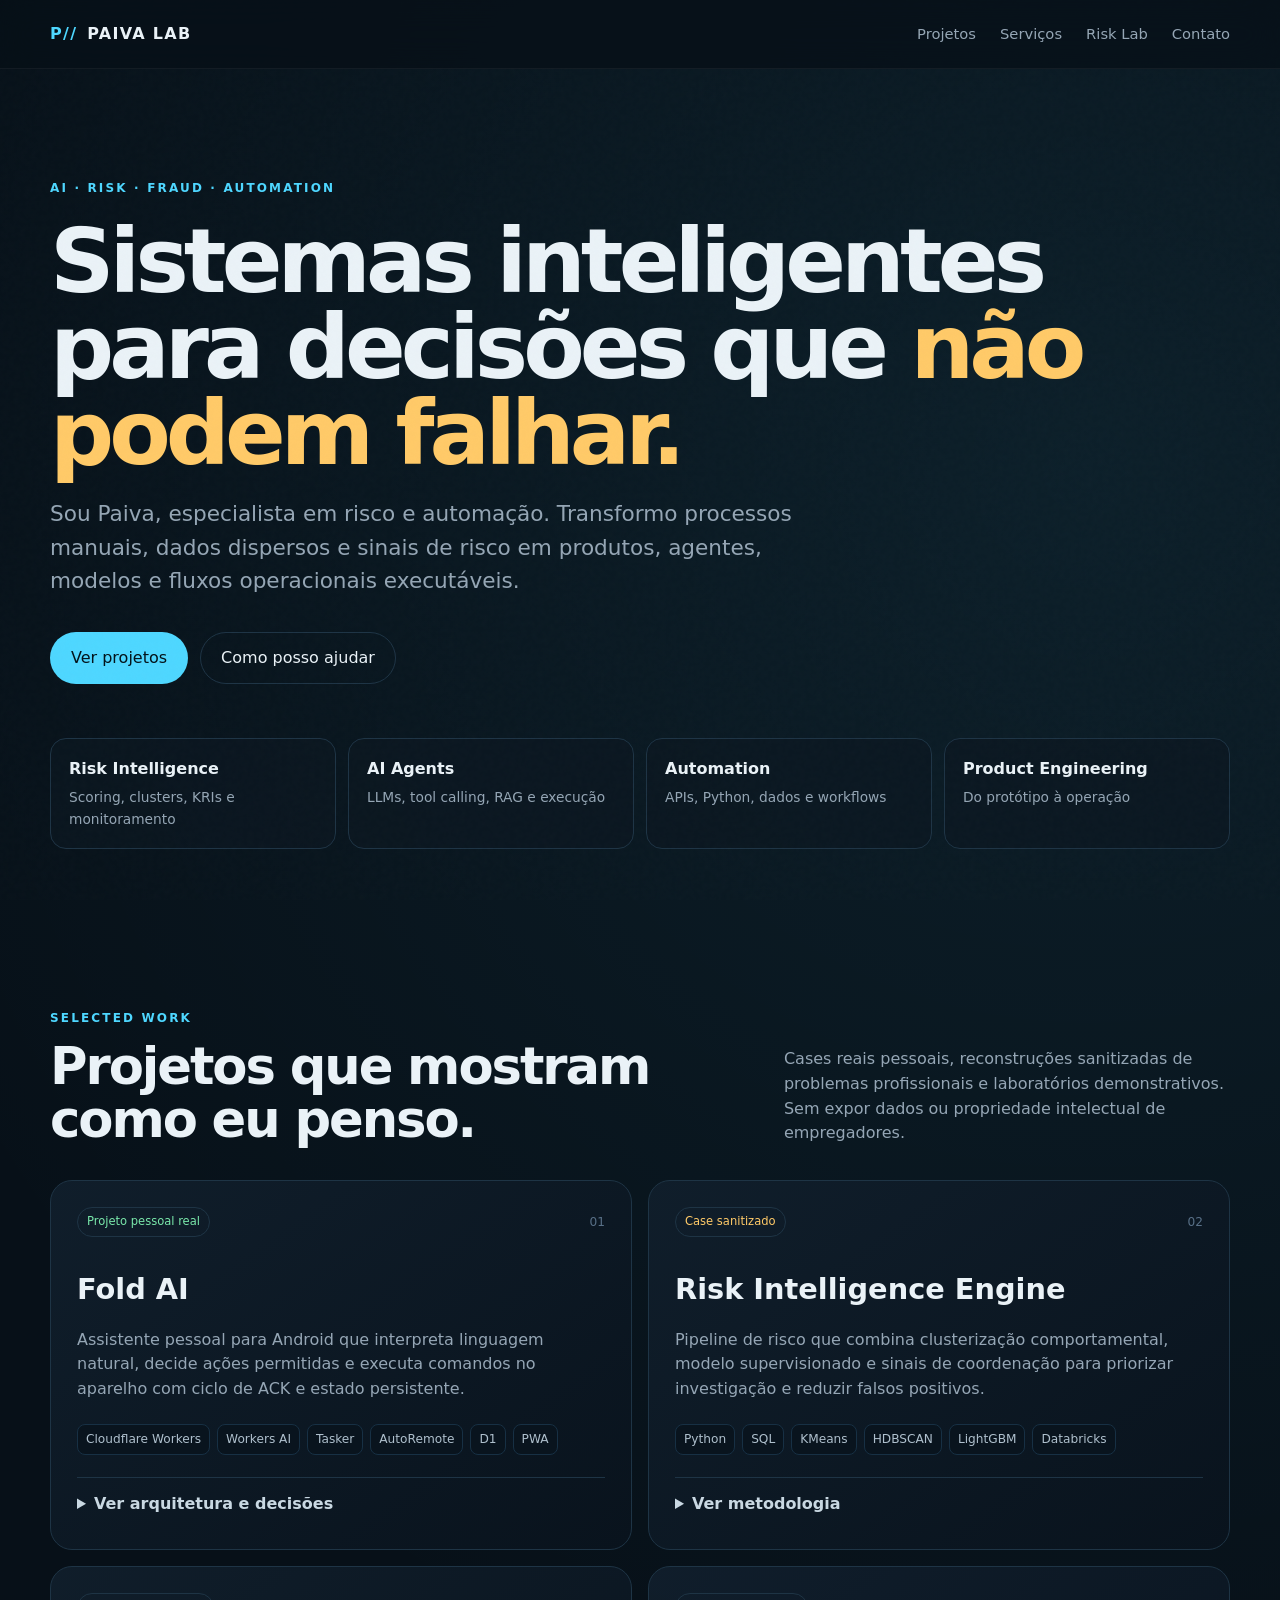
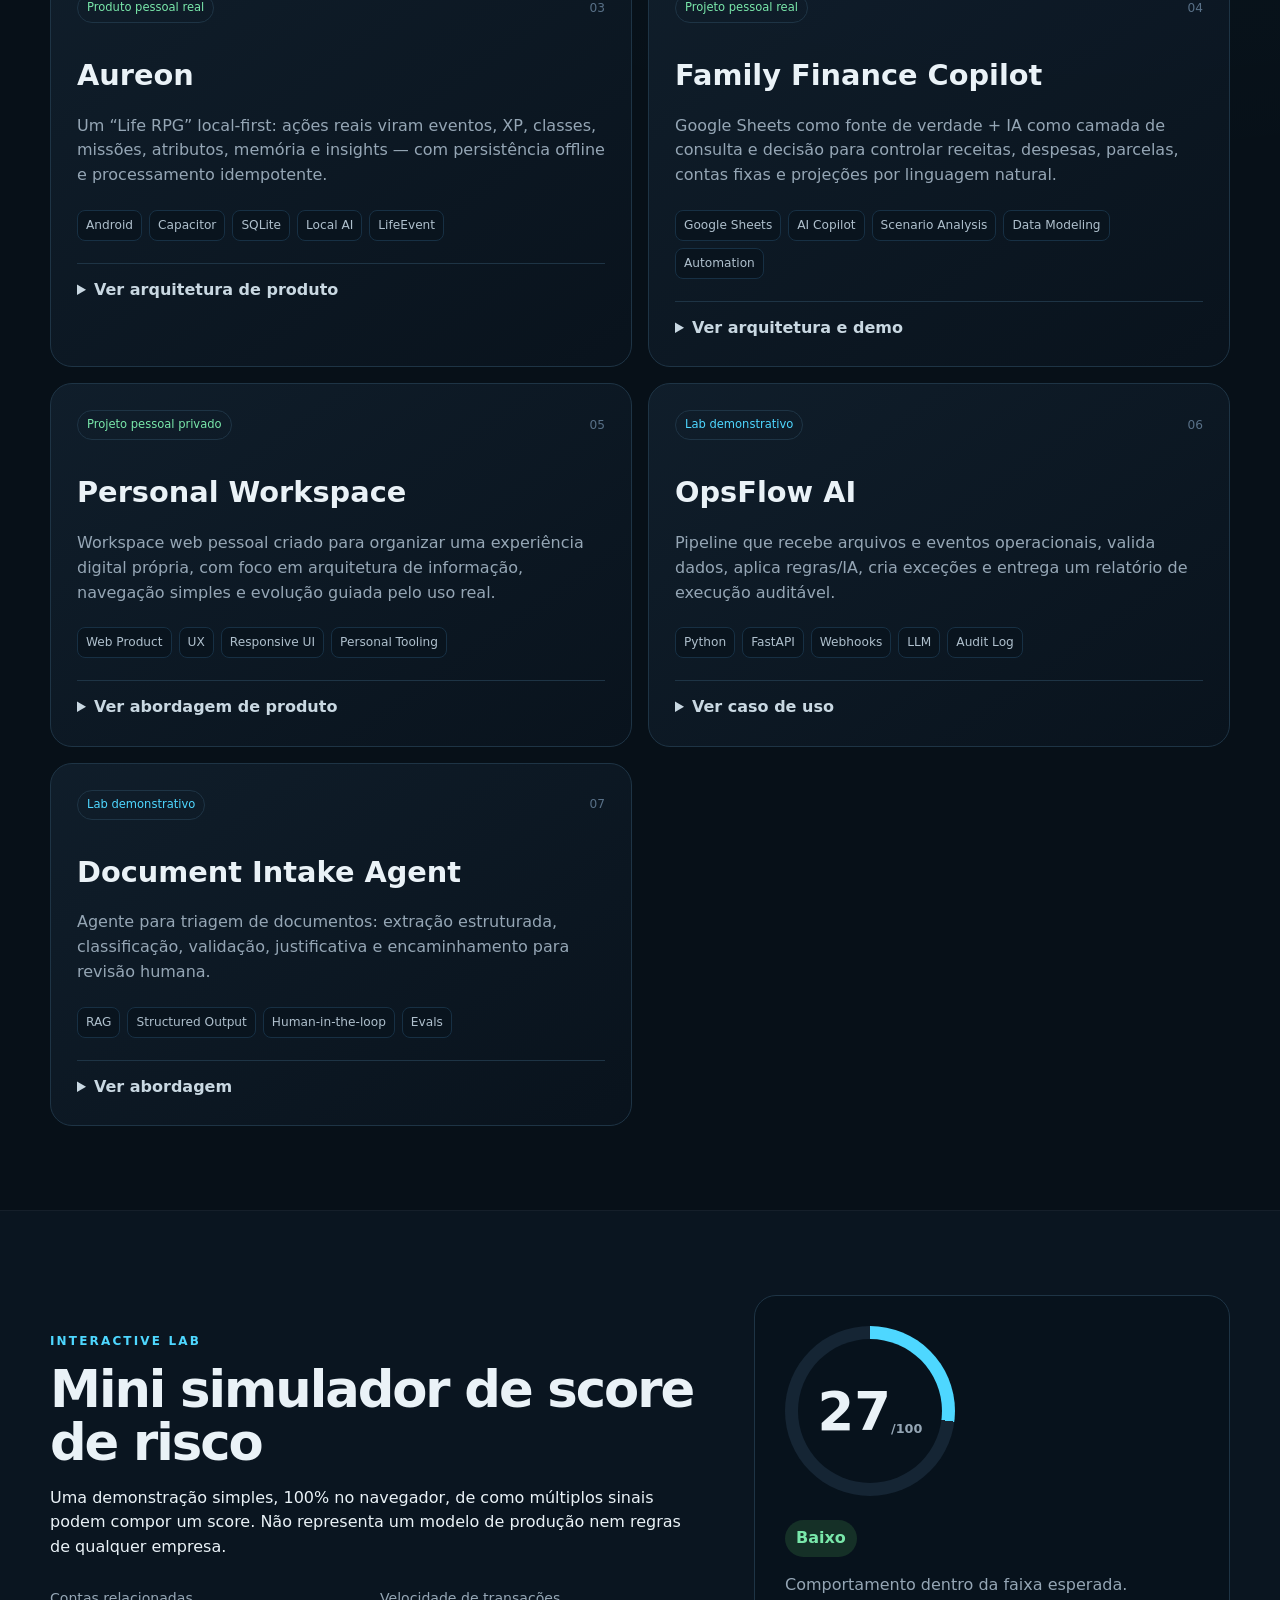
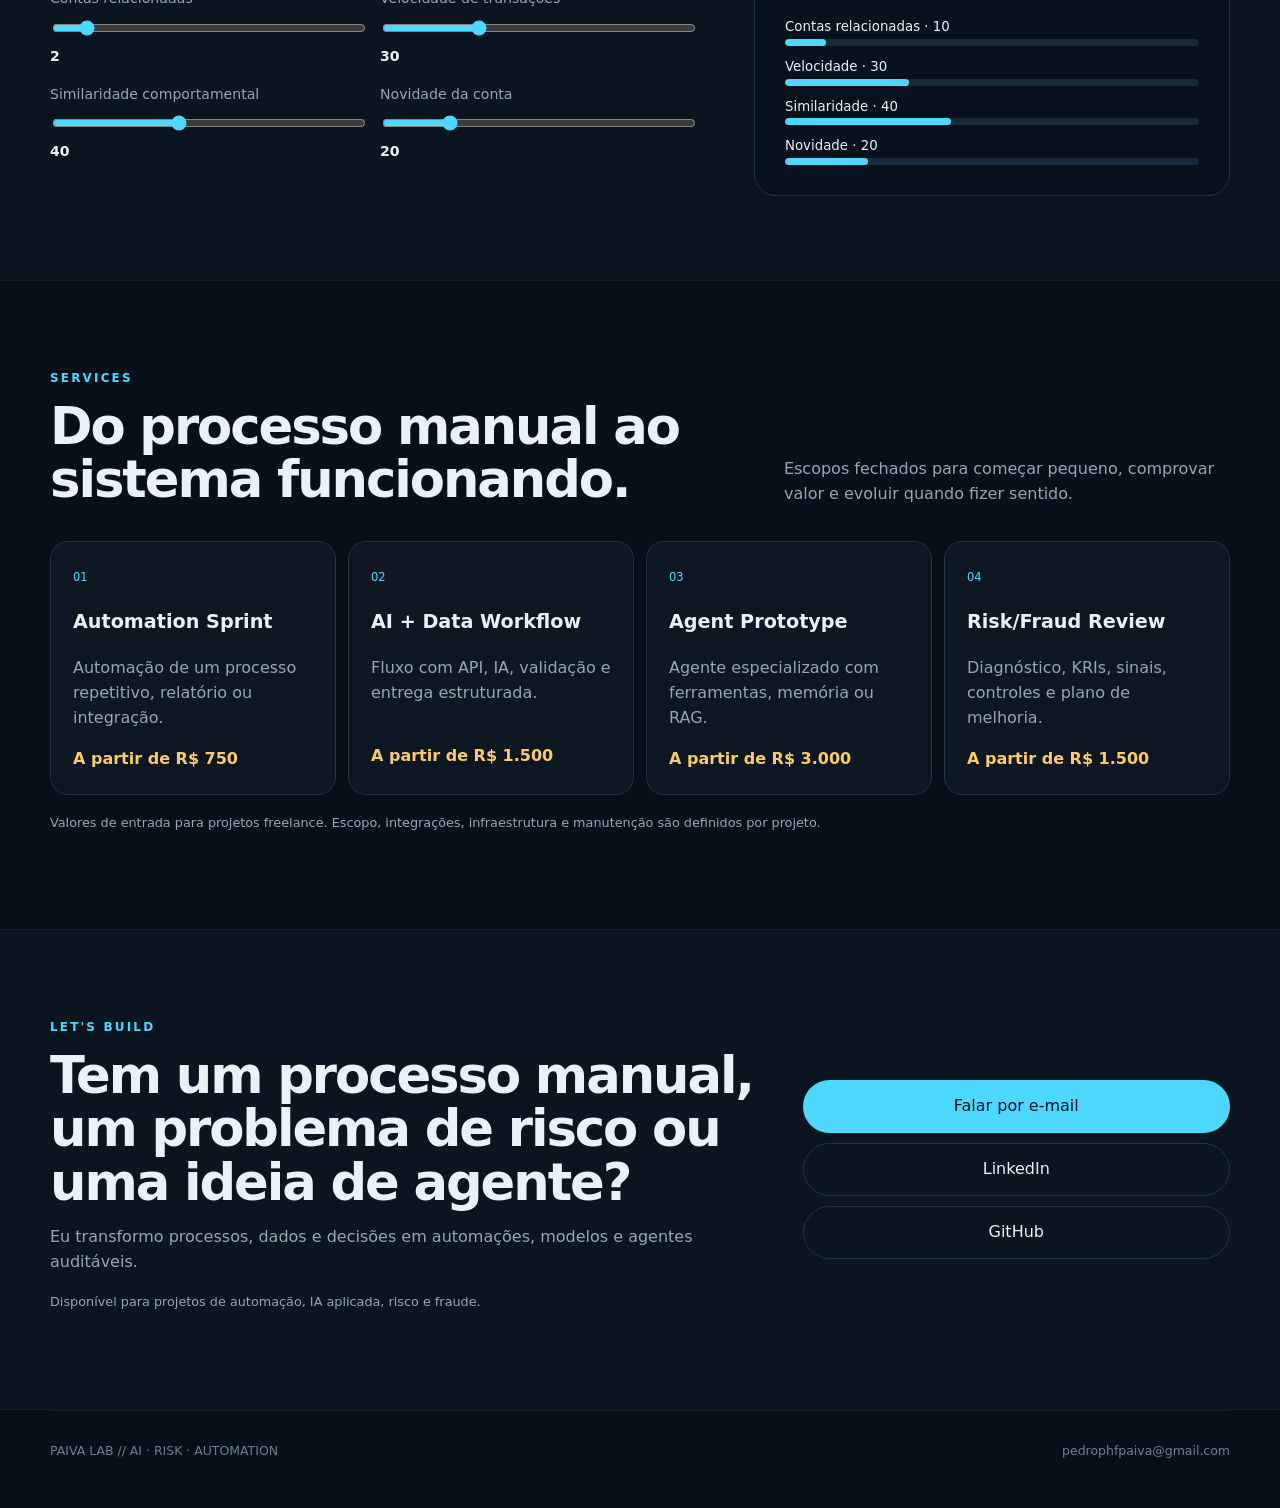
<file: index.html>
<!doctype html>
<html lang="pt-BR">
<head>
  <meta charset="utf-8" />
  <meta name="viewport" content="width=device-width, initial-scale=1" />
  <meta name="description" content="Paiva Lab — IA, Risco, Fraude e Automação. Portfólio de sistemas inteligentes, análise de risco e automações." />
  <meta name="theme-color" content="#071018" />
  <title>Paiva Lab — AI · Risk · Automation</title>
  <link rel="stylesheet" href="styles.css" />
</head>
<body>
  <div class="noise"></div>
  <header class="nav-wrap">
    <nav class="nav container">
      <a class="brand" href="#top" aria-label="Paiva Lab">
        <span class="brand-mark">P//</span>
        <span>PAIVA LAB</span>
      </a>
      <div class="nav-links">
        <a href="#projetos">Projetos</a>
        <a href="#servicos">Serviços</a>
        <a href="#lab">Risk Lab</a>
        <a href="#contato">Contato</a>
      </div>
    </nav>
  </header>

  <main id="top">
    <section class="hero container">
      <div class="eyebrow">AI · RISK · FRAUD · AUTOMATION</div>
      <h1>Sistemas inteligentes para decisões que <span>não podem falhar.</span></h1>
      <p class="lead">Sou Paiva, especialista em risco e automação. Transformo processos manuais, dados dispersos e sinais de risco em produtos, agentes, modelos e fluxos operacionais executáveis.</p>
      <div class="hero-actions">
        <a class="btn primary" href="#projetos">Ver projetos</a>
        <a class="btn secondary" href="#servicos">Como posso ajudar</a>
      </div>
      <div class="proof-grid" aria-label="Áreas de atuação">
        <div><strong>Risk Intelligence</strong><span>Scoring, clusters, KRIs e monitoramento</span></div>
        <div><strong>AI Agents</strong><span>LLMs, tool calling, RAG e execução</span></div>
        <div><strong>Automation</strong><span>APIs, Python, dados e workflows</span></div>
        <div><strong>Product Engineering</strong><span>Do protótipo à operação</span></div>
      </div>
    </section>

    <section class="section container" id="projetos">
      <div class="section-head">
        <div><span class="kicker">SELECTED WORK</span><h2>Projetos que mostram como eu penso.</h2></div>
        <p>Cases reais pessoais, reconstruções sanitizadas de problemas profissionais e laboratórios demonstrativos. Sem expor dados ou propriedade intelectual de empregadores.</p>
      </div>

      <div class="project-grid">
        <article class="project-card featured">
          <div class="card-top"><span class="tag real">Projeto pessoal real</span><span class="num">01</span></div>
          <h3>Fold AI</h3>
          <p>Assistente pessoal para Android que interpreta linguagem natural, decide ações permitidas e executa comandos no aparelho com ciclo de ACK e estado persistente.</p>
          <div class="stack"><span>Cloudflare Workers</span><span>Workers AI</span><span>Tasker</span><span>AutoRemote</span><span>D1</span><span>PWA</span></div>
          <details><summary>Ver arquitetura e decisões</summary><div class="details-body">
            <p><b>Fluxo:</b> voz/texto → Worker → LLM → allowlist de ações → AutoRemote → Tasker → Android → ACK → D1.</p>
            <p><b>Engenharia:</b> request_id/command_id, execução determinística, confirmação pós-ação, estado do dispositivo, retries limitados e separação total do projeto profissional existente no Tasker.</p>
            <a href="projects/fold-ai/index.html">Case técnico completo →</a>
          </div></details>
        </article>

        <article class="project-card featured">
          <div class="card-top"><span class="tag sanitized">Case sanitizado</span><span class="num">02</span></div>
          <h3>Risk Intelligence Engine</h3>
          <p>Pipeline de risco que combina clusterização comportamental, modelo supervisionado e sinais de coordenação para priorizar investigação e reduzir falsos positivos.</p>
          <div class="stack"><span>Python</span><span>SQL</span><span>KMeans</span><span>HDBSCAN</span><span>LightGBM</span><span>Databricks</span></div>
          <details><summary>Ver metodologia</summary><div class="details-body">
            <p><b>Camadas:</b> features comportamentais → clusters → score supervisionado → regras contextuais → fila priorizada → monitoramento de precisão/recall e falso positivo.</p>
            <p><b>Privacidade:</b> o repositório usa dados sintéticos e descreve apenas padrões de engenharia generalizáveis.</p>
            <a href="projects/risk-intelligence/index.html">Case + demo reproduzível →</a>
          </div></details>
        </article>

        <article class="project-card">
          <div class="card-top"><span class="tag real">Produto pessoal real</span><span class="num">03</span></div>
          <h3>Aureon</h3>
          <p>Um “Life RPG” local-first: ações reais viram eventos, XP, classes, missões, atributos, memória e insights — com persistência offline e processamento idempotente.</p>
          <div class="stack"><span>Android</span><span>Capacitor</span><span>SQLite</span><span>Local AI</span><span>LifeEvent</span></div>
          <details><summary>Ver arquitetura de produto</summary><div class="details-body">
            <p><b>Princípio:</b> 1 registro → N consequências. Um LifeEvent alimenta domínio, RPG, missões, analytics e memória da IA.</p>
            <p><b>Robustez:</b> migrações incrementais, fila de operações SQLite, backup cifrado, downloads resilientes e testes de regressão.</p>
            <a href="projects/aureon/index.html">Case técnico completo →</a>
          </div></details>
        </article>

        <article class="project-card featured">
          <div class="card-top"><span class="tag real">Projeto pessoal real</span><span class="num">04</span></div>
          <h3>Family Finance Copilot</h3>
          <p>Google Sheets como fonte de verdade + IA como camada de consulta e decisão para controlar receitas, despesas, parcelas, contas fixas e projeções por linguagem natural.</p>
          <div class="stack"><span>Google Sheets</span><span>AI Copilot</span><span>Scenario Analysis</span><span>Data Modeling</span><span>Automation</span></div>
          <details><summary>Ver arquitetura e demo</summary><div class="details-body">
            <p><b>Fluxo:</b> pergunta → leitura das abas relevantes → normalização → prevenção de dupla contagem → cenário → explicação/projeção.</p>
            <p><b>Privacidade:</b> o case público usa somente dados sintéticos. A planilha real e os dados da família não são publicados.</p>
            <a href="projects/finance-ai/index.html">Case técnico →</a> · <a href="projects/finance-ai/demo.html">Abrir demo →</a>
          </div></details>
        </article>

        <article class="project-card">
          <div class="card-top"><span class="tag real">Projeto pessoal privado</span><span class="num">05</span></div>
          <h3>Personal Workspace</h3>
          <p>Workspace web pessoal criado para organizar uma experiência digital própria, com foco em arquitetura de informação, navegação simples e evolução guiada pelo uso real.</p>
          <div class="stack"><span>Web Product</span><span>UX</span><span>Responsive UI</span><span>Personal Tooling</span></div>
          <details><summary>Ver abordagem de produto</summary><div class="details-body">
            <p><b>Case privado:</b> o portfólio mostra processo, UX e decisões de produto sem expor dados pessoais ou detalhes privados do usuário final.</p>
            <a href="projects/personal-workspace/index.html">Abrir case →</a>
          </div></details>
        </article>

        <article class="project-card">
          <div class="card-top"><span class="tag lab">Lab demonstrativo</span><span class="num">06</span></div>
          <h3>OpsFlow AI</h3>
          <p>Pipeline que recebe arquivos e eventos operacionais, valida dados, aplica regras/IA, cria exceções e entrega um relatório de execução auditável.</p>
          <div class="stack"><span>Python</span><span>FastAPI</span><span>Webhooks</span><span>LLM</span><span>Audit Log</span></div>
          <details><summary>Ver caso de uso</summary><div class="details-body"><p>Construído como demonstração de como automatizar tarefas recorrentes de backoffice sem transformar um LLM em executor irrestrito.</p><a href="projects/opsflow-ai/index.html">Abrir case →</a></div></details>
        </article>

        <article class="project-card">
          <div class="card-top"><span class="tag lab">Lab demonstrativo</span><span class="num">07</span></div>
          <h3>Document Intake Agent</h3>
          <p>Agente para triagem de documentos: extração estruturada, classificação, validação, justificativa e encaminhamento para revisão humana.</p>
          <div class="stack"><span>RAG</span><span>Structured Output</span><span>Human-in-the-loop</span><span>Evals</span></div>
          <details><summary>Ver abordagem</summary><div class="details-body"><p>Case de portfólio para demonstrar agentes confiáveis: schemas, confidence threshold, abstention, trilha de auditoria e evals.</p><a href="projects/document-intake-agent/index.html">Abrir case →</a></div></details>
        </article>
      </div>
    </section>

    <section class="section alt" id="lab">
      <div class="container lab-grid">
        <div>
          <span class="kicker">INTERACTIVE LAB</span>
          <h2>Mini simulador de score de risco</h2>
          <p>Uma demonstração simples, 100% no navegador, de como múltiplos sinais podem compor um score. Não representa um modelo de produção nem regras de qualquer empresa.</p>
          <div class="form-grid">
            <label>Contas relacionadas <input id="accounts" type="range" min="1" max="12" value="2"><output id="accountsOut">2</output></label>
            <label>Velocidade de transações <input id="velocity" type="range" min="0" max="100" value="30"><output id="velocityOut">30</output></label>
            <label>Similaridade comportamental <input id="similarity" type="range" min="0" max="100" value="40"><output id="similarityOut">40</output></label>
            <label>Novidade da conta <input id="newness" type="range" min="0" max="100" value="20"><output id="newnessOut">20</output></label>
          </div>
        </div>
        <div class="score-panel">
          <div class="score-ring" id="scoreRing"><span id="score">0</span><small>/100</small></div>
          <div><span class="risk-label" id="riskLabel">Baixo</span><p id="riskText">Comportamento dentro da faixa esperada.</p></div>
          <div class="signal-bars" id="signalBars"></div>
        </div>
      </div>
    </section>

    <section class="section container" id="servicos">
      <div class="section-head"><div><span class="kicker">SERVICES</span><h2>Do processo manual ao sistema funcionando.</h2></div><p>Escopos fechados para começar pequeno, comprovar valor e evoluir quando fizer sentido.</p></div>
      <div class="service-grid">
        <article><span>01</span><h3>Automation Sprint</h3><p>Automação de um processo repetitivo, relatório ou integração.</p><strong>A partir de R$ 750</strong></article>
        <article><span>02</span><h3>AI + Data Workflow</h3><p>Fluxo com API, IA, validação e entrega estruturada.</p><strong>A partir de R$ 1.500</strong></article>
        <article><span>03</span><h3>Agent Prototype</h3><p>Agente especializado com ferramentas, memória ou RAG.</p><strong>A partir de R$ 3.000</strong></article>
        <article><span>04</span><h3>Risk/Fraud Review</h3><p>Diagnóstico, KRIs, sinais, controles e plano de melhoria.</p><strong>A partir de R$ 1.500</strong></article>
      </div>
      <p class="fineprint">Valores de entrada para projetos freelance. Escopo, integrações, infraestrutura e manutenção são definidos por projeto.</p>
    </section>

    <section class="section alt" id="contato">
      <div class="container contact">
        <div>
          <span class="kicker">LET'S BUILD</span>
          <h2>Tem um processo manual, um problema de risco ou uma ideia de agente?</h2>
          <p>Eu transformo processos, dados e decisões em automações, modelos e agentes auditáveis.</p>
          <p class="fineprint">Disponível para projetos de automação, IA aplicada, risco e fraude.</p>
        </div>
        <div class="contact-actions">
          <a class="btn primary" href="mailto:pedrophfpaiva@gmail.com">Falar por e-mail</a>
          <a class="btn secondary" href="https://br.linkedin.com/in/pedro-paiva-82b420205" target="_blank" rel="noopener noreferrer">LinkedIn</a>
          <a class="btn secondary" href="https://github.com/paivainvest3-jpg" target="_blank" rel="noopener noreferrer">GitHub</a>
        </div>
      </div>
    </section>
  </main>

  <footer class="container footer"><span>PAIVA LAB // AI · RISK · AUTOMATION</span><span>pedrophfpaiva@gmail.com</span></footer>
  <script src="script.js"></script>
</body>
</html>
</file>
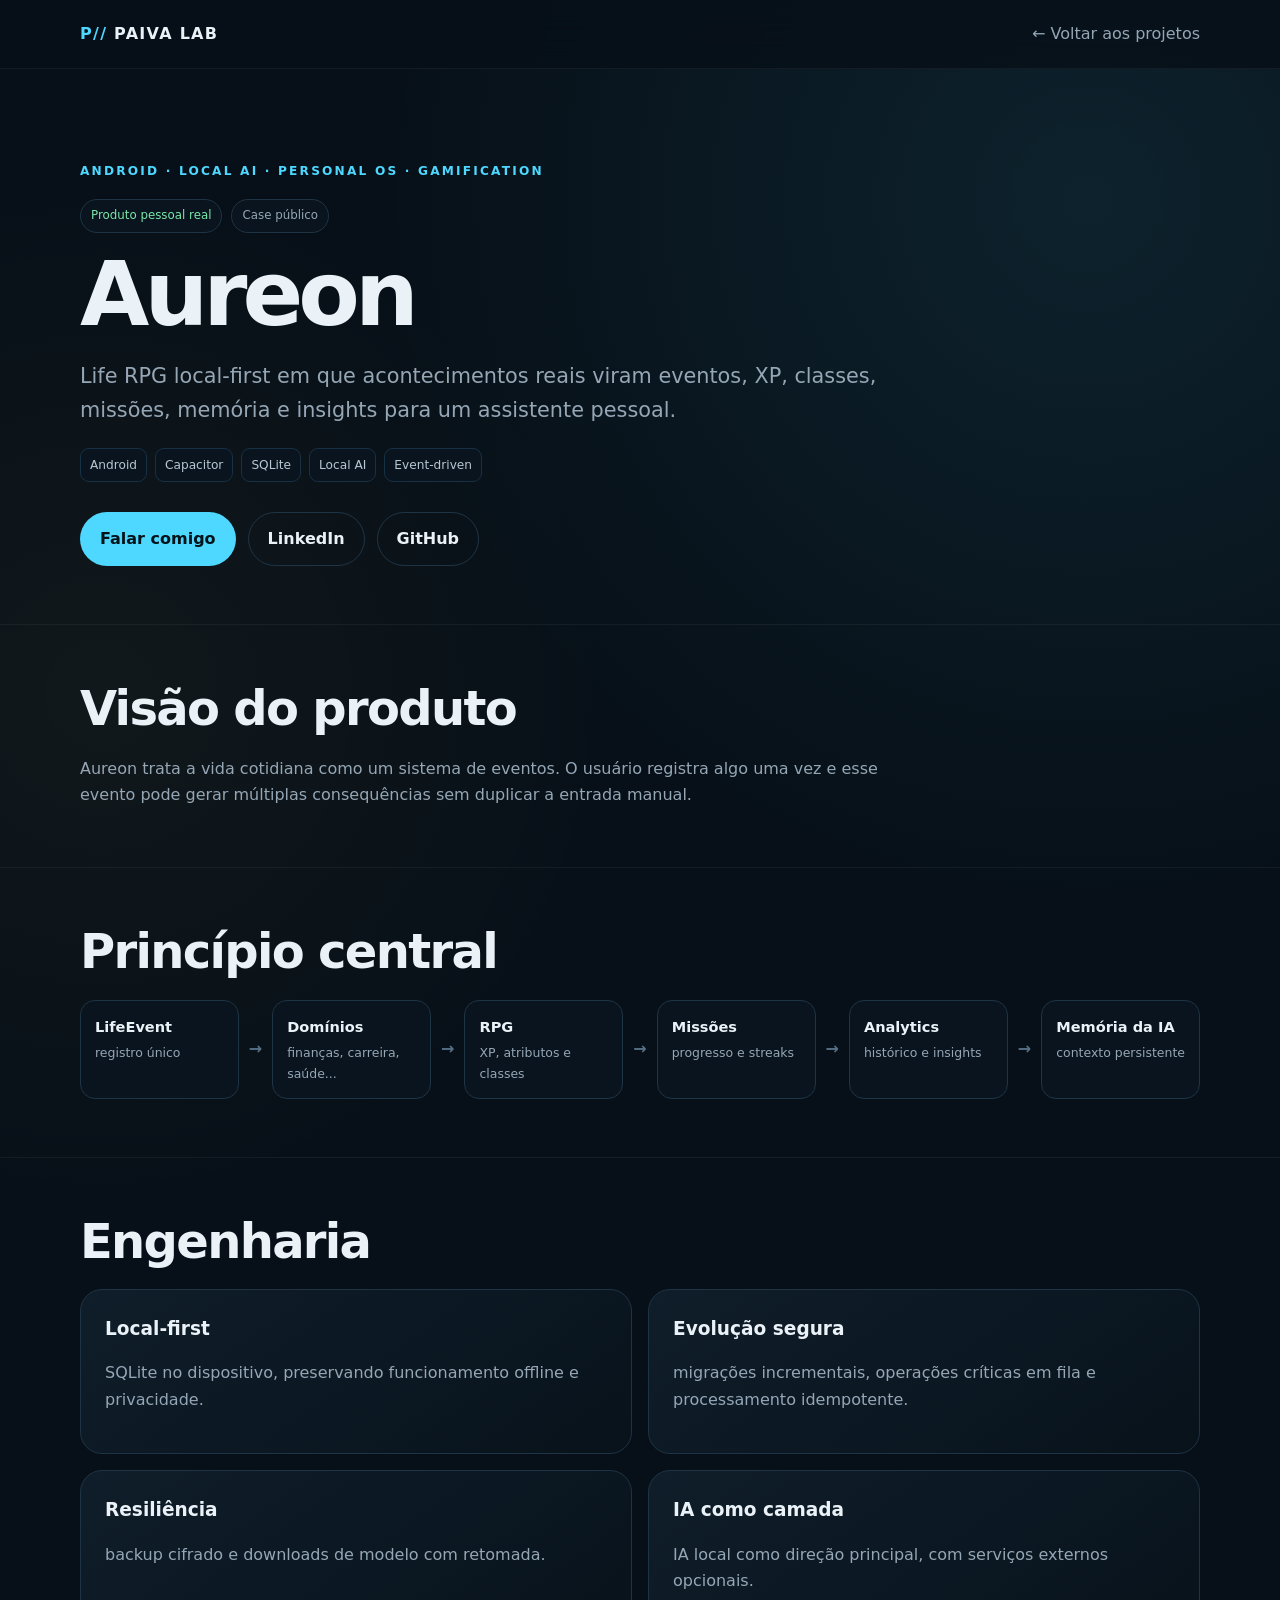
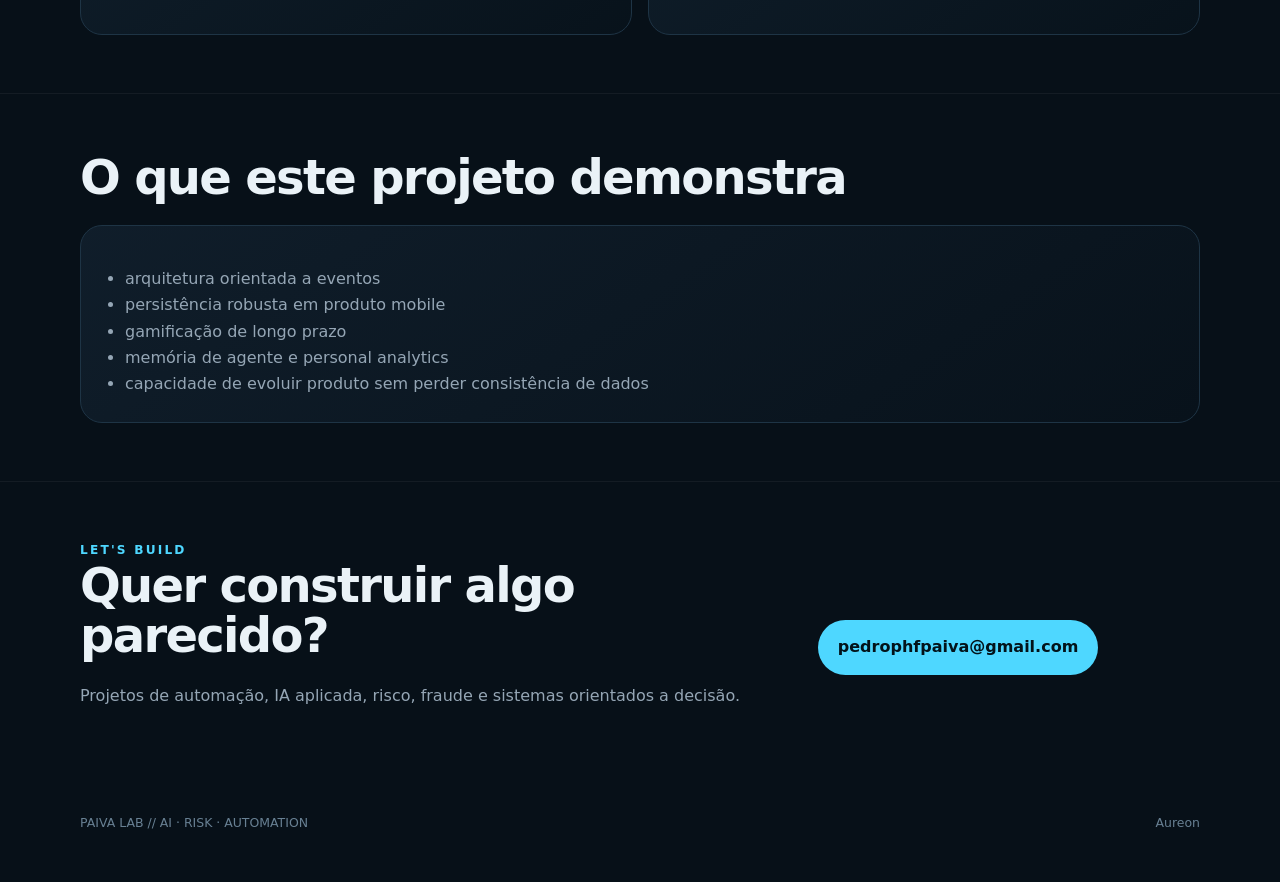
<file: projects/aureon/index.html>
<!doctype html>
<html lang="pt-BR">
<head>
  <meta charset="utf-8">
  <meta name="viewport" content="width=device-width, initial-scale=1">
  <meta name="description" content="Life RPG local-first em que acontecimentos reais viram eventos, XP, classes, missões, memória e insights para um assistente pessoal.">
  <meta name="theme-color" content="#071018">
  <title>Aureon — Paiva Lab</title>
  <link rel="stylesheet" href="../../project.css">
</head>
<body>
  <header class="topbar">
    <div class="container">
      <a class="brand" href="../../index.html"><span>P//</span> PAIVA LAB</a>
      <a class="back" href="../../index.html#projetos">← Voltar aos projetos</a>
    </div>
  </header>

  <main>
    <section class="hero container">
      <div class="eyebrow">Android · Local AI · Personal OS · Gamification</div>
      <div class="status-row">
        <span class="pill real">Produto pessoal real</span>
        <span class="pill">Case público</span>
      </div>
      <h1>Aureon</h1>
      <p>Life RPG local-first em que acontecimentos reais viram eventos, XP, classes, missões, memória e insights para um assistente pessoal.</p>
      <div class="stack"><span>Android</span><span>Capacitor</span><span>SQLite</span><span>Local AI</span><span>Event-driven</span></div>
      <div class="actions">
        <a class="btn primary" href="mailto:pedrophfpaiva@gmail.com">Falar comigo</a>
        <a class="btn secondary" href="https://br.linkedin.com/in/pedro-paiva-82b420205" target="_blank" rel="noopener noreferrer">LinkedIn</a>
        <a class="btn secondary" href="https://github.com/paivainvest3-jpg" target="_blank" rel="noopener noreferrer">GitHub</a>
      </div>
    </section>
    <section class="section"><div class="container"><h2>Visão do produto</h2><div class="lead">Aureon trata a vida cotidiana como um sistema de eventos. O usuário registra algo uma vez e esse evento pode gerar múltiplas consequências sem duplicar a entrada manual.</div></div></section><section class="section"><div class="container"><h2>Princípio central</h2><div class="flow"><div class="node"><strong>LifeEvent</strong><span>registro único</span></div>
<div class="arrow">→</div>
<div class="node"><strong>Domínios</strong><span>finanças, carreira, saúde...</span></div>
<div class="arrow">→</div>
<div class="node"><strong>RPG</strong><span>XP, atributos e classes</span></div>
<div class="arrow">→</div>
<div class="node"><strong>Missões</strong><span>progresso e streaks</span></div>
<div class="arrow">→</div>
<div class="node"><strong>Analytics</strong><span>histórico e insights</span></div>
<div class="arrow">→</div>
<div class="node"><strong>Memória da IA</strong><span>contexto persistente</span></div></div></div></section><section class="section"><div class="container"><h2>Engenharia</h2><div class="grid-2"><article class="card"><h3>Local-first</h3><p>SQLite no dispositivo, preservando funcionamento offline e privacidade.</p></article>
<article class="card"><h3>Evolução segura</h3><p>migrações incrementais, operações críticas em fila e processamento idempotente.</p></article>
<article class="card"><h3>Resiliência</h3><p>backup cifrado e downloads de modelo com retomada.</p></article>
<article class="card"><h3>IA como camada</h3><p>IA local como direção principal, com serviços externos opcionais.</p></article></div></div></section><section class="section"><div class="container"><h2>O que este projeto demonstra</h2><div class="card"><ul><li>arquitetura orientada a eventos</li><li>persistência robusta em produto mobile</li><li>gamificação de longo prazo</li><li>memória de agente e personal analytics</li><li>capacidade de evoluir produto sem perder consistência de dados</li></ul></div></div></section>

    <section class="section">
      <div class="container cta">
        <div>
          <div class="eyebrow">LET'S BUILD</div>
          <h2>Quer construir algo parecido?</h2>
          <p>Projetos de automação, IA aplicada, risco, fraude e sistemas orientados a decisão.</p>
        </div>
        <div class="actions">
          <a class="btn primary" href="mailto:pedrophfpaiva@gmail.com">pedrophfpaiva@gmail.com</a>
        </div>
      </div>
    </section>
  </main>

  <footer class="container footer">
    <span>PAIVA LAB // AI · RISK · AUTOMATION</span>
    <span>Aureon</span>
  </footer>
</body>
</html>
</file>
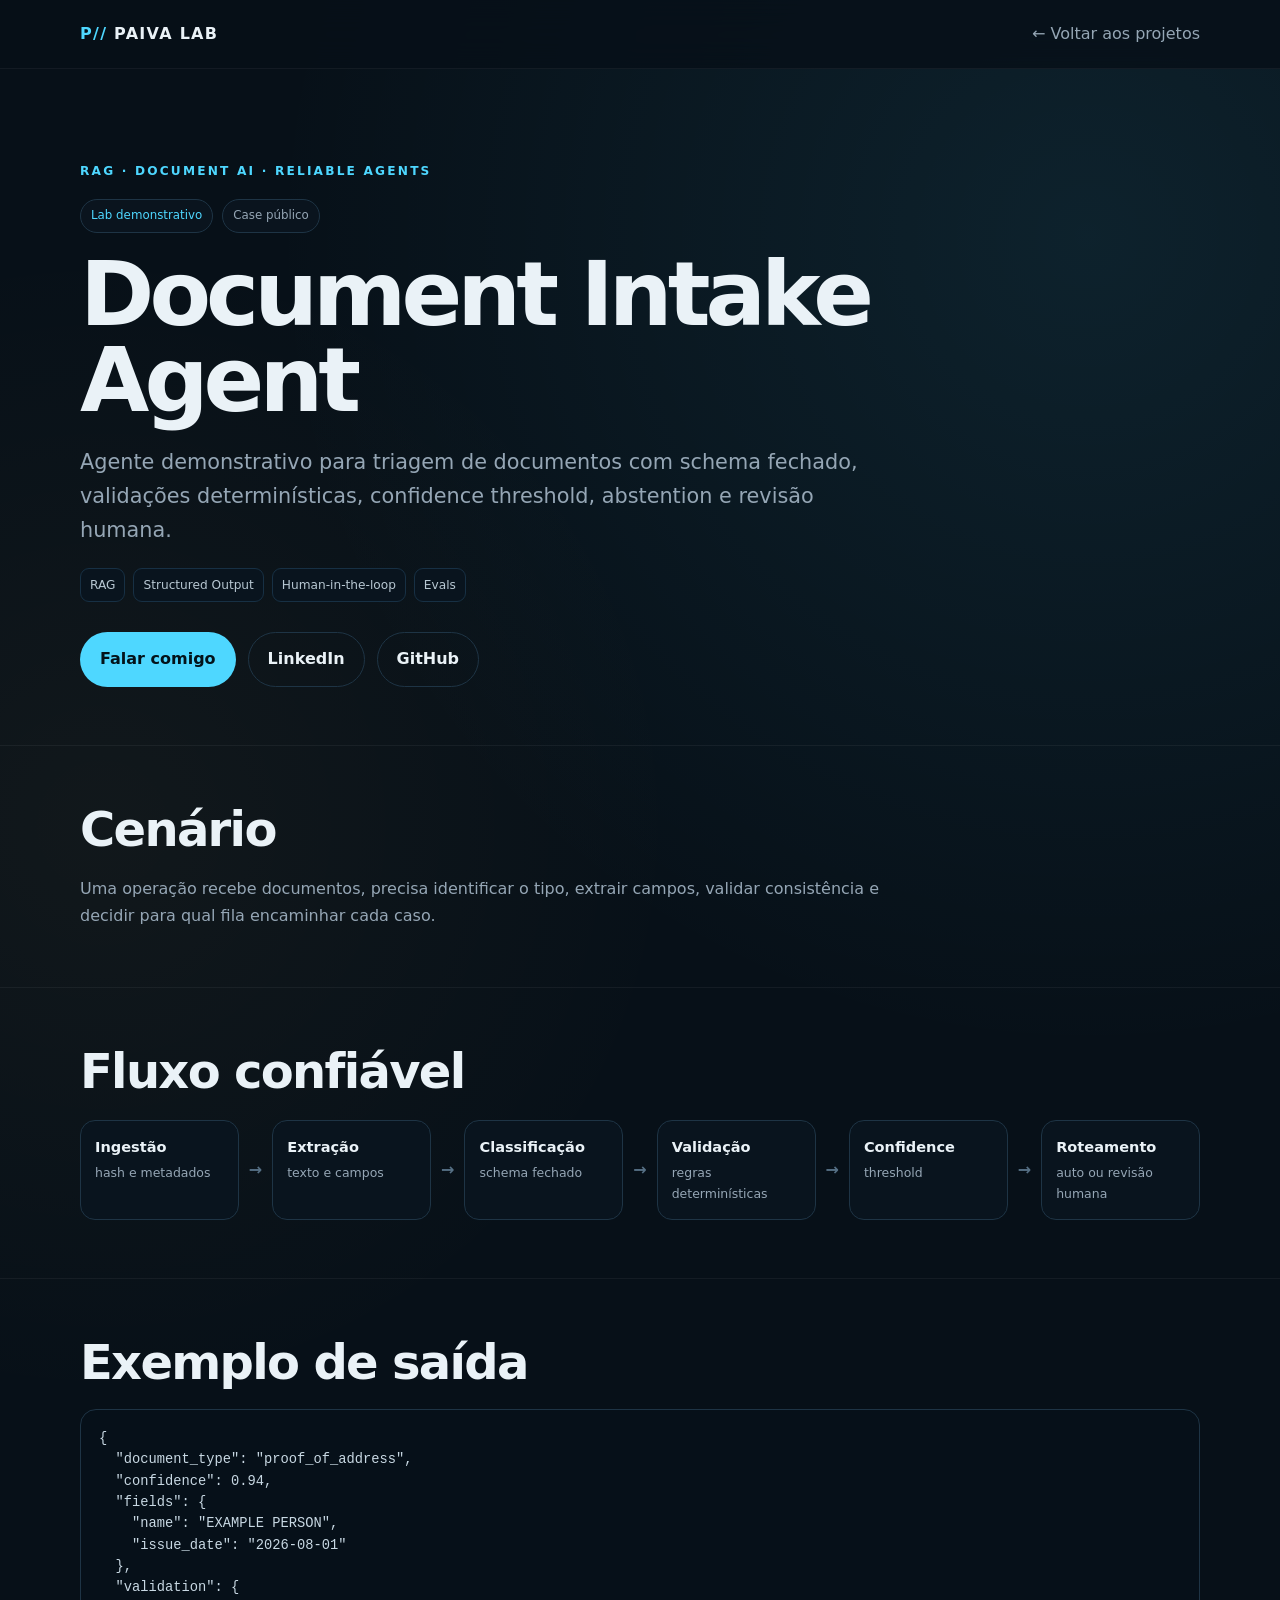
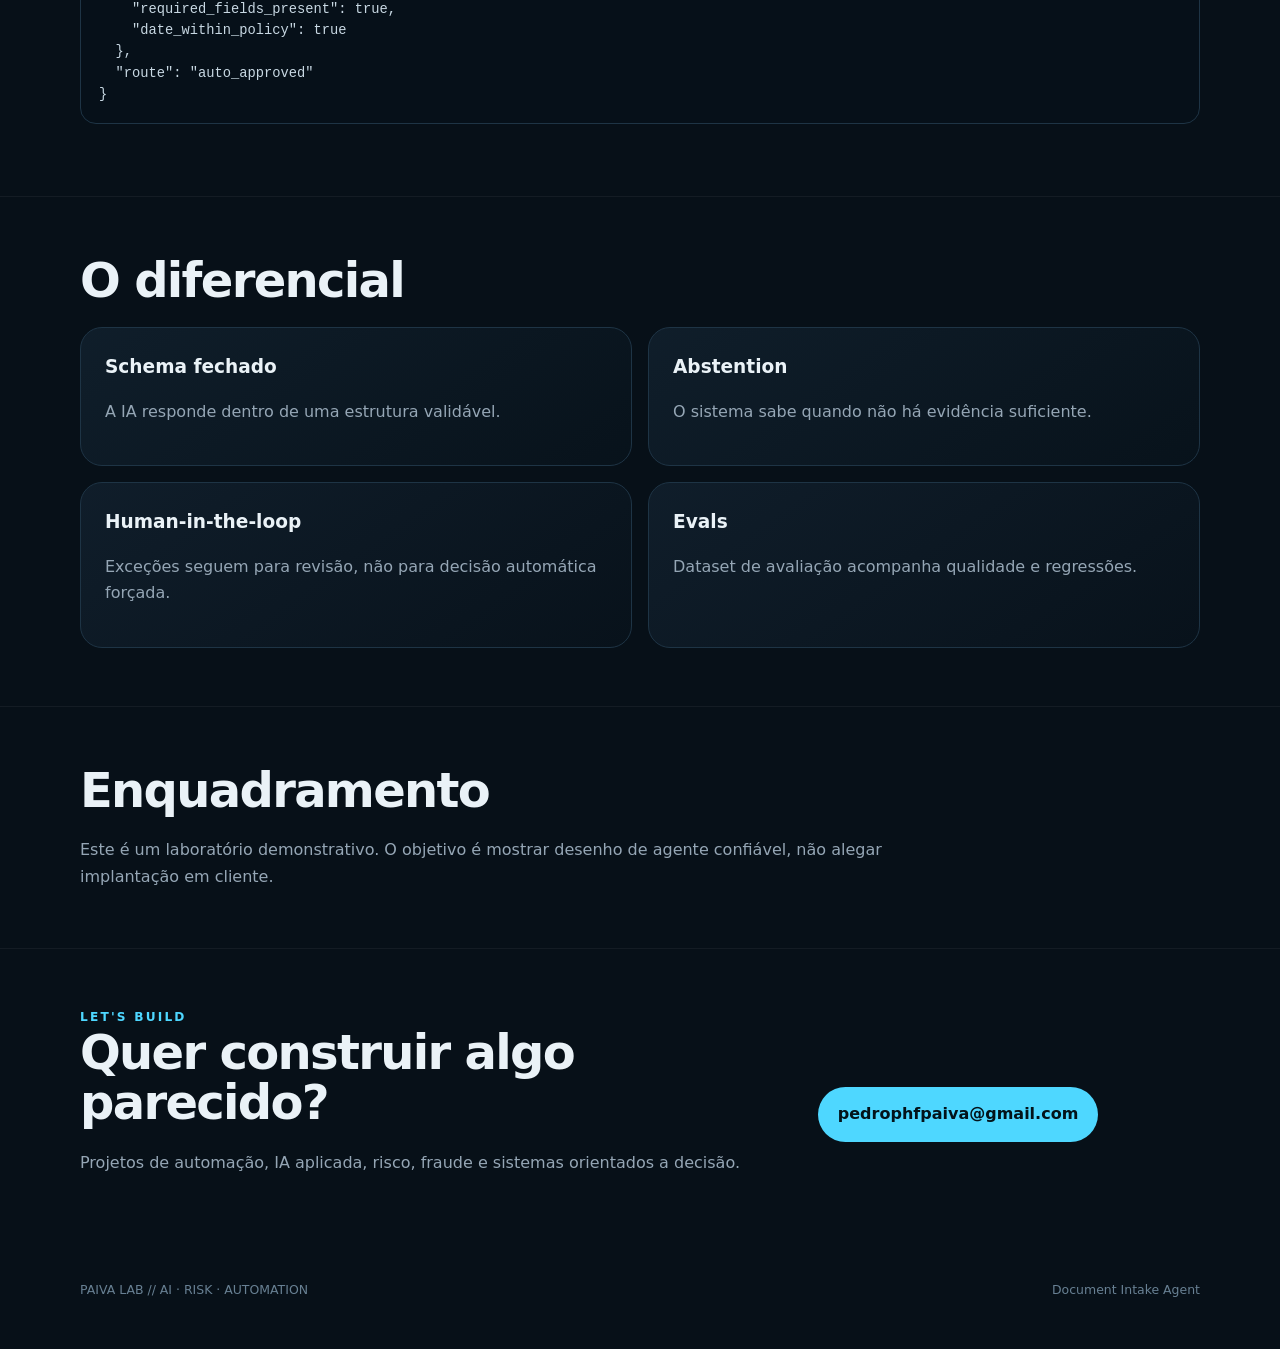
<file: projects/document-intake-agent/index.html>
<!doctype html>
<html lang="pt-BR">
<head>
  <meta charset="utf-8">
  <meta name="viewport" content="width=device-width, initial-scale=1">
  <meta name="description" content="Agente demonstrativo para triagem de documentos com schema fechado, validações determinísticas, confidence threshold, abstention e revisão humana.">
  <meta name="theme-color" content="#071018">
  <title>Document Intake Agent — Paiva Lab</title>
  <link rel="stylesheet" href="../../project.css">
</head>
<body>
  <header class="topbar">
    <div class="container">
      <a class="brand" href="../../index.html"><span>P//</span> PAIVA LAB</a>
      <a class="back" href="../../index.html#projetos">← Voltar aos projetos</a>
    </div>
  </header>

  <main>
    <section class="hero container">
      <div class="eyebrow">RAG · Document AI · Reliable Agents</div>
      <div class="status-row">
        <span class="pill lab">Lab demonstrativo</span>
        <span class="pill">Case público</span>
      </div>
      <h1>Document Intake Agent</h1>
      <p>Agente demonstrativo para triagem de documentos com schema fechado, validações determinísticas, confidence threshold, abstention e revisão humana.</p>
      <div class="stack"><span>RAG</span><span>Structured Output</span><span>Human-in-the-loop</span><span>Evals</span></div>
      <div class="actions">
        <a class="btn primary" href="mailto:pedrophfpaiva@gmail.com">Falar comigo</a>
        <a class="btn secondary" href="https://br.linkedin.com/in/pedro-paiva-82b420205" target="_blank" rel="noopener noreferrer">LinkedIn</a>
        <a class="btn secondary" href="https://github.com/paivainvest3-jpg" target="_blank" rel="noopener noreferrer">GitHub</a>
      </div>
    </section>
    <section class="section"><div class="container"><h2>Cenário</h2><div class="lead">Uma operação recebe documentos, precisa identificar o tipo, extrair campos, validar consistência e decidir para qual fila encaminhar cada caso.</div></div></section><section class="section"><div class="container"><h2>Fluxo confiável</h2><div class="flow"><div class="node"><strong>Ingestão</strong><span>hash e metadados</span></div>
<div class="arrow">→</div>
<div class="node"><strong>Extração</strong><span>texto e campos</span></div>
<div class="arrow">→</div>
<div class="node"><strong>Classificação</strong><span>schema fechado</span></div>
<div class="arrow">→</div>
<div class="node"><strong>Validação</strong><span>regras determinísticas</span></div>
<div class="arrow">→</div>
<div class="node"><strong>Confidence</strong><span>threshold</span></div>
<div class="arrow">→</div>
<div class="node"><strong>Roteamento</strong><span>auto ou revisão humana</span></div></div></div></section><section class="section"><div class="container"><h2>Exemplo de saída</h2><pre class="code">{
  &quot;document_type&quot;: &quot;proof_of_address&quot;,
  &quot;confidence&quot;: 0.94,
  &quot;fields&quot;: {
    &quot;name&quot;: &quot;EXAMPLE PERSON&quot;,
    &quot;issue_date&quot;: &quot;2026-08-01&quot;
  },
  &quot;validation&quot;: {
    &quot;required_fields_present&quot;: true,
    &quot;date_within_policy&quot;: true
  },
  &quot;route&quot;: &quot;auto_approved&quot;
}</pre></div></section><section class="section"><div class="container"><h2>O diferencial</h2><div class="grid-2"><article class="card"><h3>Schema fechado</h3><p>A IA responde dentro de uma estrutura validável.</p></article>
<article class="card"><h3>Abstention</h3><p>O sistema sabe quando não há evidência suficiente.</p></article>
<article class="card"><h3>Human-in-the-loop</h3><p>Exceções seguem para revisão, não para decisão automática forçada.</p></article>
<article class="card"><h3>Evals</h3><p>Dataset de avaliação acompanha qualidade e regressões.</p></article></div></div></section><section class="section"><div class="container"><h2>Enquadramento</h2><div class="lead">Este é um laboratório demonstrativo. O objetivo é mostrar desenho de agente confiável, não alegar implantação em cliente.</div></div></section>

    <section class="section">
      <div class="container cta">
        <div>
          <div class="eyebrow">LET'S BUILD</div>
          <h2>Quer construir algo parecido?</h2>
          <p>Projetos de automação, IA aplicada, risco, fraude e sistemas orientados a decisão.</p>
        </div>
        <div class="actions">
          <a class="btn primary" href="mailto:pedrophfpaiva@gmail.com">pedrophfpaiva@gmail.com</a>
        </div>
      </div>
    </section>
  </main>

  <footer class="container footer">
    <span>PAIVA LAB // AI · RISK · AUTOMATION</span>
    <span>Document Intake Agent</span>
  </footer>
</body>
</html>
</file>
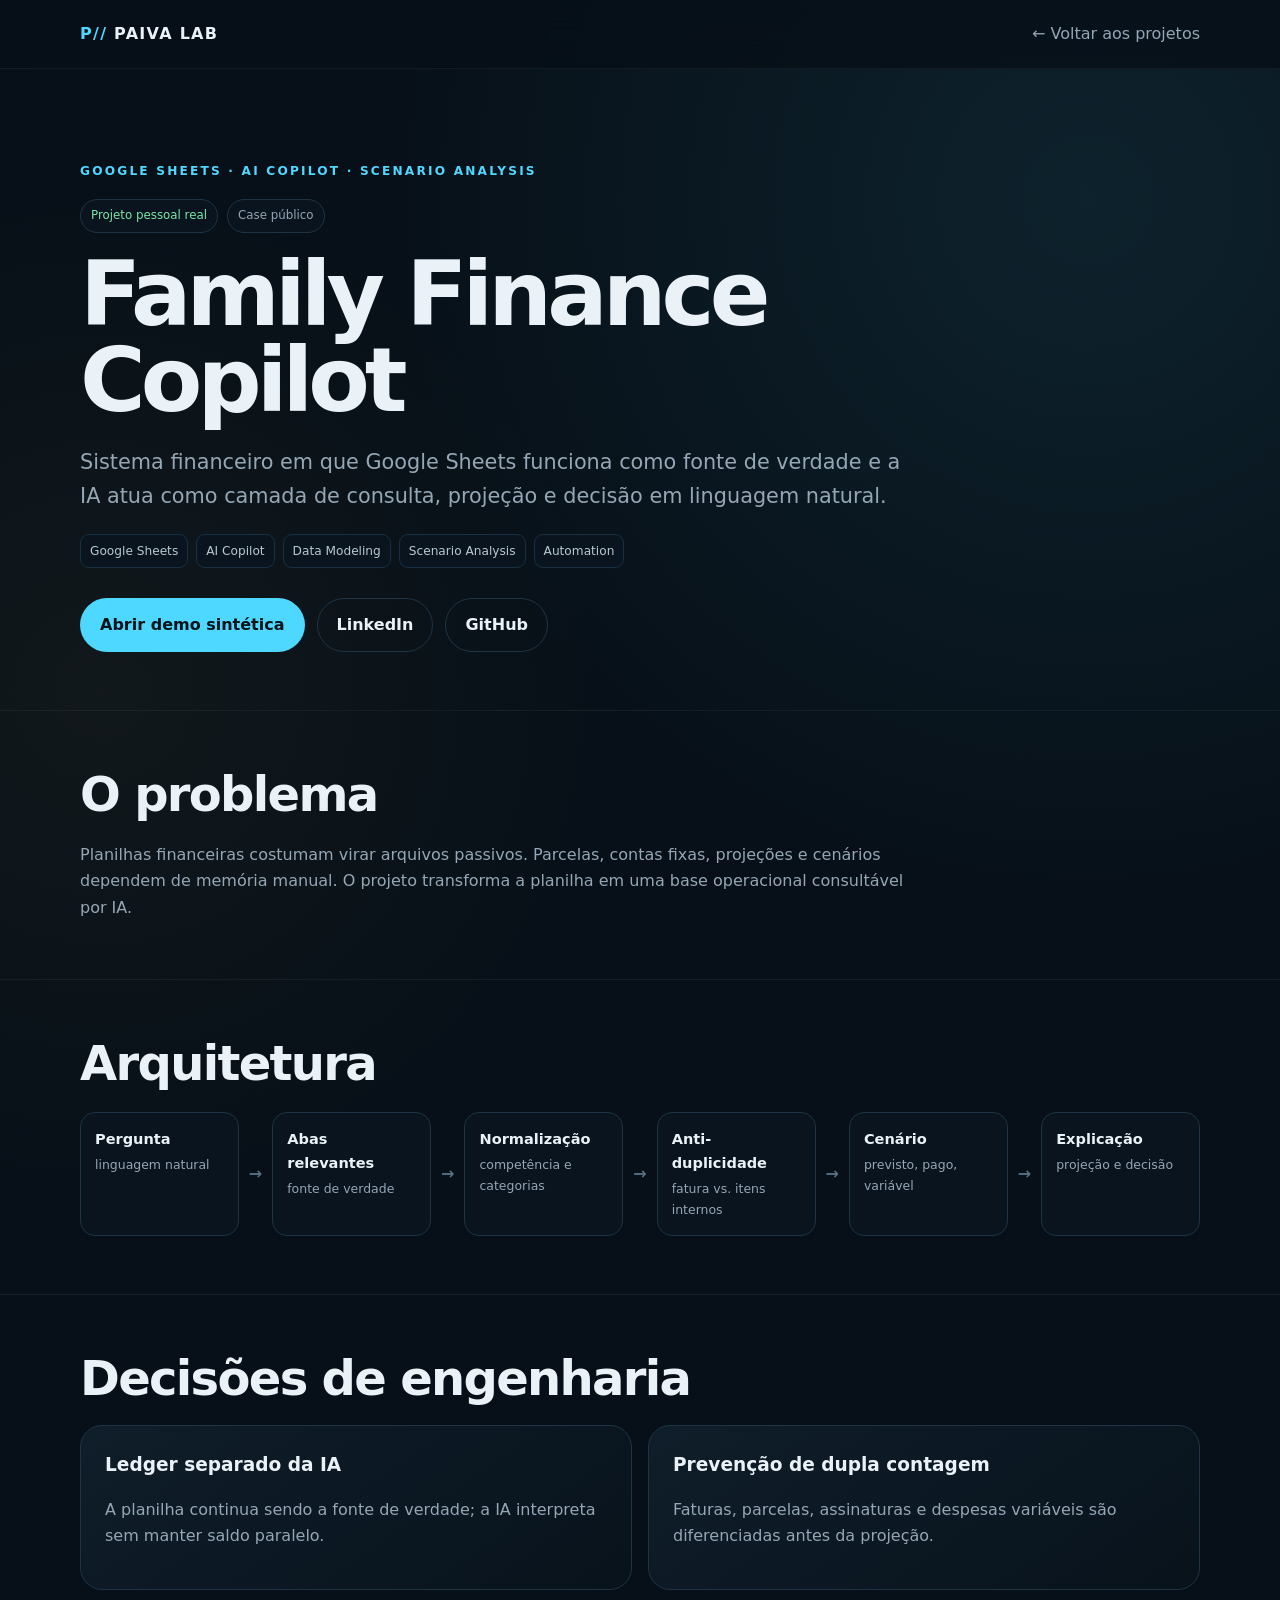
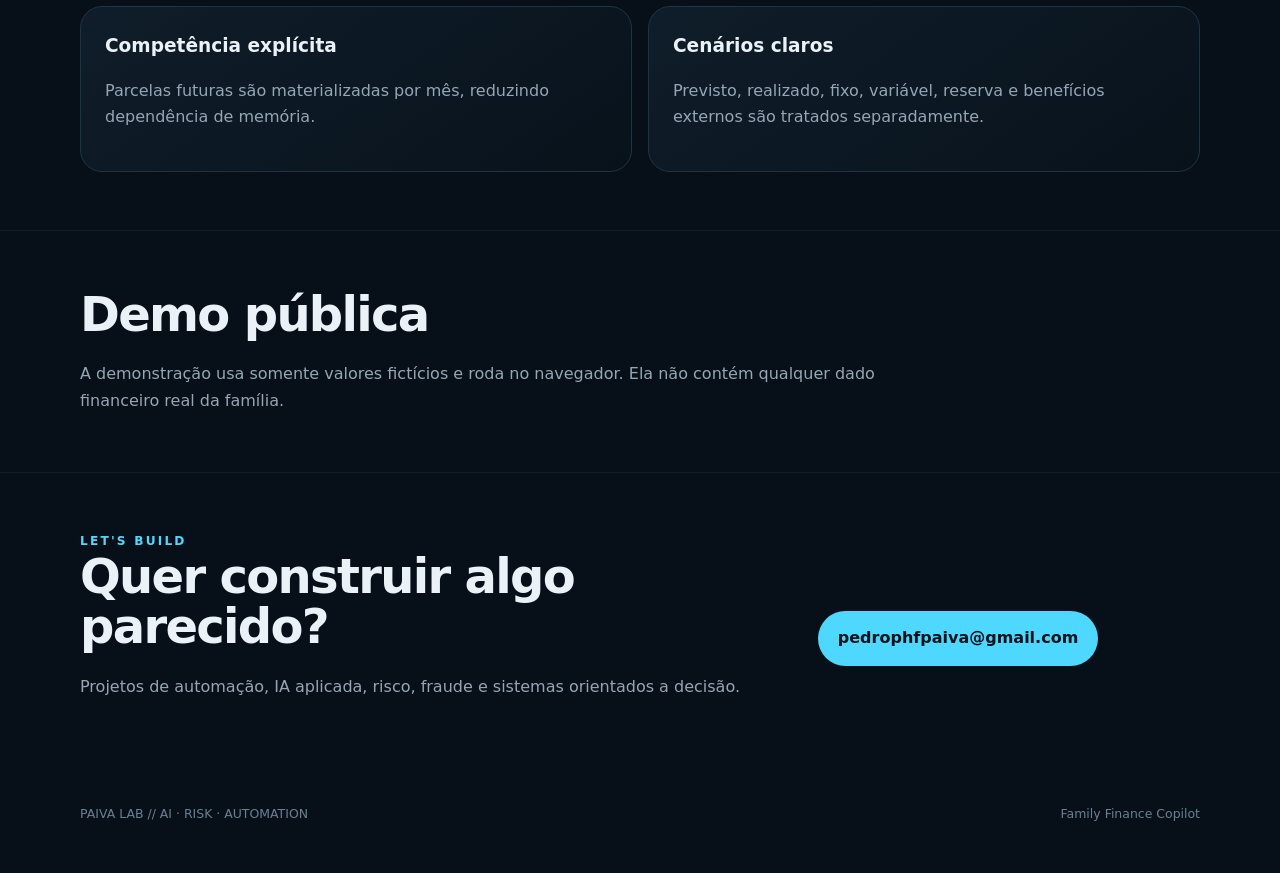
<file: projects/finance-ai/index.html>
<!doctype html>
<html lang="pt-BR">
<head>
  <meta charset="utf-8">
  <meta name="viewport" content="width=device-width, initial-scale=1">
  <meta name="description" content="Sistema financeiro em que Google Sheets funciona como fonte de verdade e a IA atua como camada de consulta, projeção e decisão em linguagem natural.">
  <meta name="theme-color" content="#071018">
  <title>Family Finance Copilot — Paiva Lab</title>
  <link rel="stylesheet" href="../../project.css">
</head>
<body>
  <header class="topbar">
    <div class="container">
      <a class="brand" href="../../index.html"><span>P//</span> PAIVA LAB</a>
      <a class="back" href="../../index.html#projetos">← Voltar aos projetos</a>
    </div>
  </header>

  <main>
    <section class="hero container">
      <div class="eyebrow">Google Sheets · AI Copilot · Scenario Analysis</div>
      <div class="status-row">
        <span class="pill real">Projeto pessoal real</span>
        <span class="pill">Case público</span>
      </div>
      <h1>Family Finance Copilot</h1>
      <p>Sistema financeiro em que Google Sheets funciona como fonte de verdade e a IA atua como camada de consulta, projeção e decisão em linguagem natural.</p>
      <div class="stack"><span>Google Sheets</span><span>AI Copilot</span><span>Data Modeling</span><span>Scenario Analysis</span><span>Automation</span></div>
      <div class="actions">
        <a class="btn primary" href="demo.html">Abrir demo sintética</a>
        <a class="btn secondary" href="https://br.linkedin.com/in/pedro-paiva-82b420205" target="_blank" rel="noopener noreferrer">LinkedIn</a>
        <a class="btn secondary" href="https://github.com/paivainvest3-jpg" target="_blank" rel="noopener noreferrer">GitHub</a>
      </div>
    </section>
    <section class="section"><div class="container"><h2>O problema</h2><div class="lead">Planilhas financeiras costumam virar arquivos passivos. Parcelas, contas fixas, projeções e cenários dependem de memória manual. O projeto transforma a planilha em uma base operacional consultável por IA.</div></div></section><section class="section"><div class="container"><h2>Arquitetura</h2><div class="flow"><div class="node"><strong>Pergunta</strong><span>linguagem natural</span></div>
<div class="arrow">→</div>
<div class="node"><strong>Abas relevantes</strong><span>fonte de verdade</span></div>
<div class="arrow">→</div>
<div class="node"><strong>Normalização</strong><span>competência e categorias</span></div>
<div class="arrow">→</div>
<div class="node"><strong>Anti-duplicidade</strong><span>fatura vs. itens internos</span></div>
<div class="arrow">→</div>
<div class="node"><strong>Cenário</strong><span>previsto, pago, variável</span></div>
<div class="arrow">→</div>
<div class="node"><strong>Explicação</strong><span>projeção e decisão</span></div></div></div></section><section class="section"><div class="container"><h2>Decisões de engenharia</h2><div class="grid-2"><article class="card"><h3>Ledger separado da IA</h3><p>A planilha continua sendo a fonte de verdade; a IA interpreta sem manter saldo paralelo.</p></article>
<article class="card"><h3>Prevenção de dupla contagem</h3><p>Faturas, parcelas, assinaturas e despesas variáveis são diferenciadas antes da projeção.</p></article>
<article class="card"><h3>Competência explícita</h3><p>Parcelas futuras são materializadas por mês, reduzindo dependência de memória.</p></article>
<article class="card"><h3>Cenários claros</h3><p>Previsto, realizado, fixo, variável, reserva e benefícios externos são tratados separadamente.</p></article></div></div></section><section class="section"><div class="container"><h2>Demo pública</h2><div class="lead">A demonstração usa somente valores fictícios e roda no navegador. Ela não contém qualquer dado financeiro real da família.</div></div></section>

    <section class="section">
      <div class="container cta">
        <div>
          <div class="eyebrow">LET'S BUILD</div>
          <h2>Quer construir algo parecido?</h2>
          <p>Projetos de automação, IA aplicada, risco, fraude e sistemas orientados a decisão.</p>
        </div>
        <div class="actions">
          <a class="btn primary" href="mailto:pedrophfpaiva@gmail.com">pedrophfpaiva@gmail.com</a>
        </div>
      </div>
    </section>
  </main>

  <footer class="container footer">
    <span>PAIVA LAB // AI · RISK · AUTOMATION</span>
    <span>Family Finance Copilot</span>
  </footer>
</body>
</html>
</file>
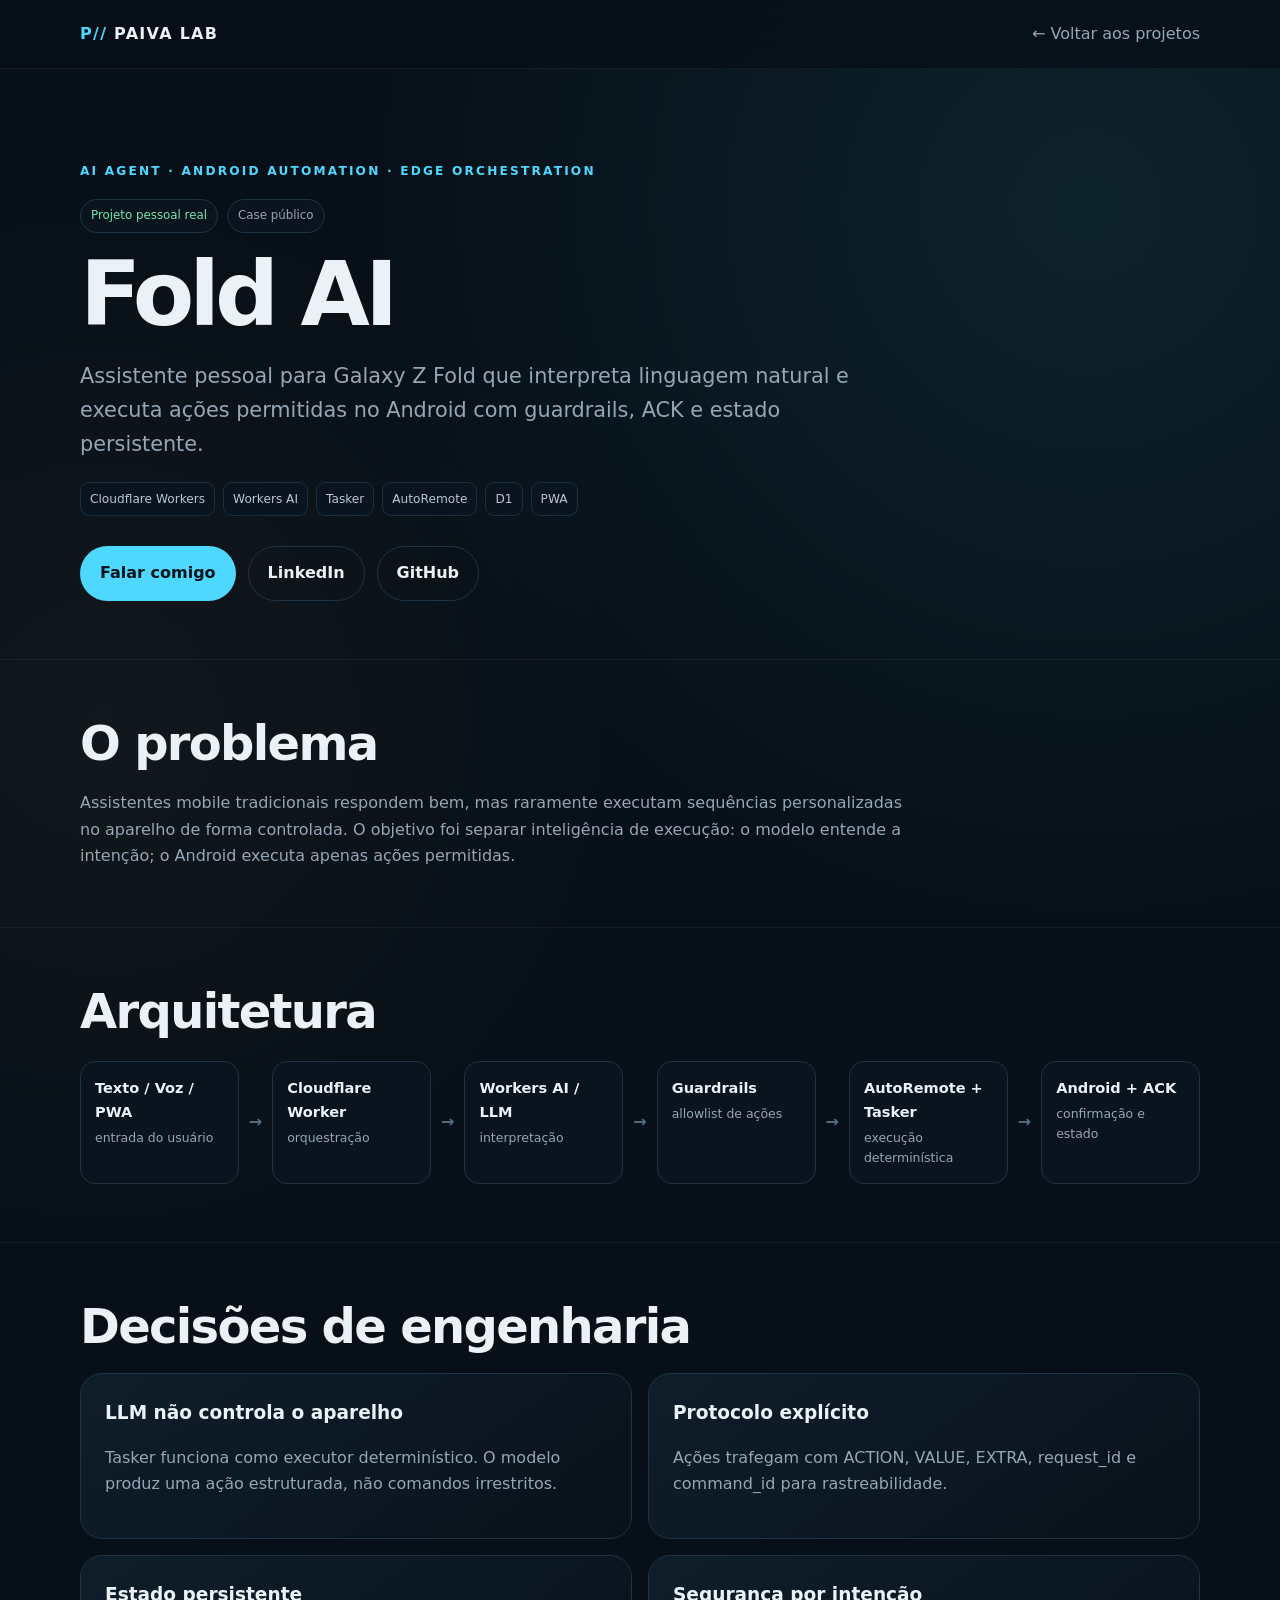
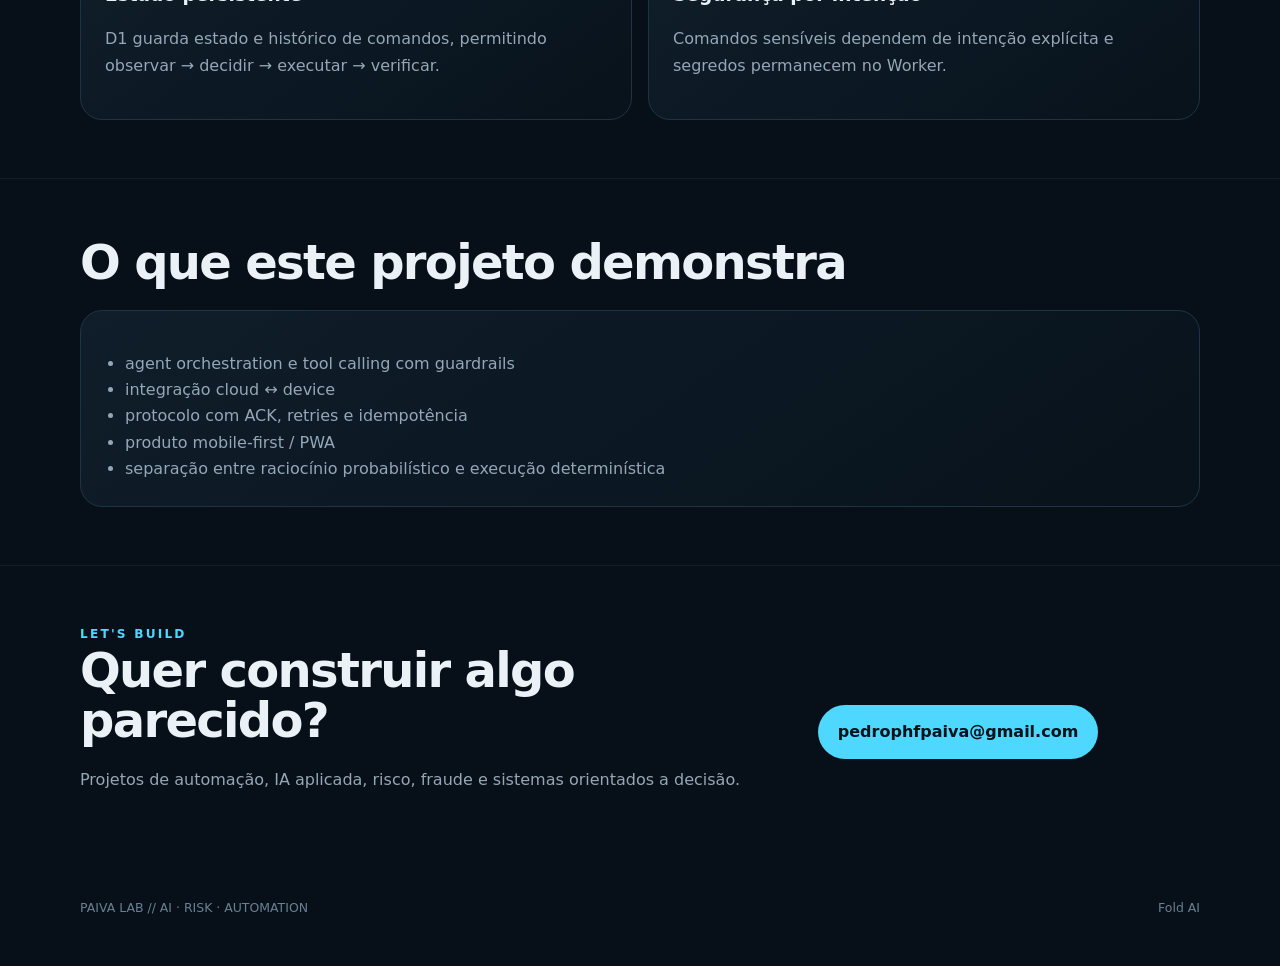
<file: projects/fold-ai/index.html>
<!doctype html>
<html lang="pt-BR">
<head>
  <meta charset="utf-8">
  <meta name="viewport" content="width=device-width, initial-scale=1">
  <meta name="description" content="Assistente pessoal para Galaxy Z Fold que interpreta linguagem natural e executa ações permitidas no Android com guardrails, ACK e estado persistente.">
  <meta name="theme-color" content="#071018">
  <title>Fold AI — Paiva Lab</title>
  <link rel="stylesheet" href="../../project.css">
</head>
<body>
  <header class="topbar">
    <div class="container">
      <a class="brand" href="../../index.html"><span>P//</span> PAIVA LAB</a>
      <a class="back" href="../../index.html#projetos">← Voltar aos projetos</a>
    </div>
  </header>

  <main>
    <section class="hero container">
      <div class="eyebrow">AI Agent · Android Automation · Edge Orchestration</div>
      <div class="status-row">
        <span class="pill real">Projeto pessoal real</span>
        <span class="pill">Case público</span>
      </div>
      <h1>Fold AI</h1>
      <p>Assistente pessoal para Galaxy Z Fold que interpreta linguagem natural e executa ações permitidas no Android com guardrails, ACK e estado persistente.</p>
      <div class="stack"><span>Cloudflare Workers</span><span>Workers AI</span><span>Tasker</span><span>AutoRemote</span><span>D1</span><span>PWA</span></div>
      <div class="actions">
        <a class="btn primary" href="mailto:pedrophfpaiva@gmail.com">Falar comigo</a>
        <a class="btn secondary" href="https://br.linkedin.com/in/pedro-paiva-82b420205" target="_blank" rel="noopener noreferrer">LinkedIn</a>
        <a class="btn secondary" href="https://github.com/paivainvest3-jpg" target="_blank" rel="noopener noreferrer">GitHub</a>
      </div>
    </section>
    <section class="section"><div class="container"><h2>O problema</h2><div class="lead">Assistentes mobile tradicionais respondem bem, mas raramente executam sequências personalizadas no aparelho de forma controlada. O objetivo foi separar inteligência de execução: o modelo entende a intenção; o Android executa apenas ações permitidas.</div></div></section><section class="section"><div class="container"><h2>Arquitetura</h2><div class="flow"><div class="node"><strong>Texto / Voz / PWA</strong><span>entrada do usuário</span></div>
<div class="arrow">→</div>
<div class="node"><strong>Cloudflare Worker</strong><span>orquestração</span></div>
<div class="arrow">→</div>
<div class="node"><strong>Workers AI / LLM</strong><span>interpretação</span></div>
<div class="arrow">→</div>
<div class="node"><strong>Guardrails</strong><span>allowlist de ações</span></div>
<div class="arrow">→</div>
<div class="node"><strong>AutoRemote + Tasker</strong><span>execução determinística</span></div>
<div class="arrow">→</div>
<div class="node"><strong>Android + ACK</strong><span>confirmação e estado</span></div></div></div></section><section class="section"><div class="container"><h2>Decisões de engenharia</h2><div class="grid-2"><article class="card"><h3>LLM não controla o aparelho</h3><p>Tasker funciona como executor determinístico. O modelo produz uma ação estruturada, não comandos irrestritos.</p></article>
<article class="card"><h3>Protocolo explícito</h3><p>Ações trafegam com ACTION, VALUE, EXTRA, request_id e command_id para rastreabilidade.</p></article>
<article class="card"><h3>Estado persistente</h3><p>D1 guarda estado e histórico de comandos, permitindo observar → decidir → executar → verificar.</p></article>
<article class="card"><h3>Segurança por intenção</h3><p>Comandos sensíveis dependem de intenção explícita e segredos permanecem no Worker.</p></article></div></div></section><section class="section"><div class="container"><h2>O que este projeto demonstra</h2><div class="card"><ul><li>agent orchestration e tool calling com guardrails</li><li>integração cloud ↔ device</li><li>protocolo com ACK, retries e idempotência</li><li>produto mobile-first / PWA</li><li>separação entre raciocínio probabilístico e execução determinística</li></ul></div></div></section>

    <section class="section">
      <div class="container cta">
        <div>
          <div class="eyebrow">LET'S BUILD</div>
          <h2>Quer construir algo parecido?</h2>
          <p>Projetos de automação, IA aplicada, risco, fraude e sistemas orientados a decisão.</p>
        </div>
        <div class="actions">
          <a class="btn primary" href="mailto:pedrophfpaiva@gmail.com">pedrophfpaiva@gmail.com</a>
        </div>
      </div>
    </section>
  </main>

  <footer class="container footer">
    <span>PAIVA LAB // AI · RISK · AUTOMATION</span>
    <span>Fold AI</span>
  </footer>
</body>
</html>
</file>
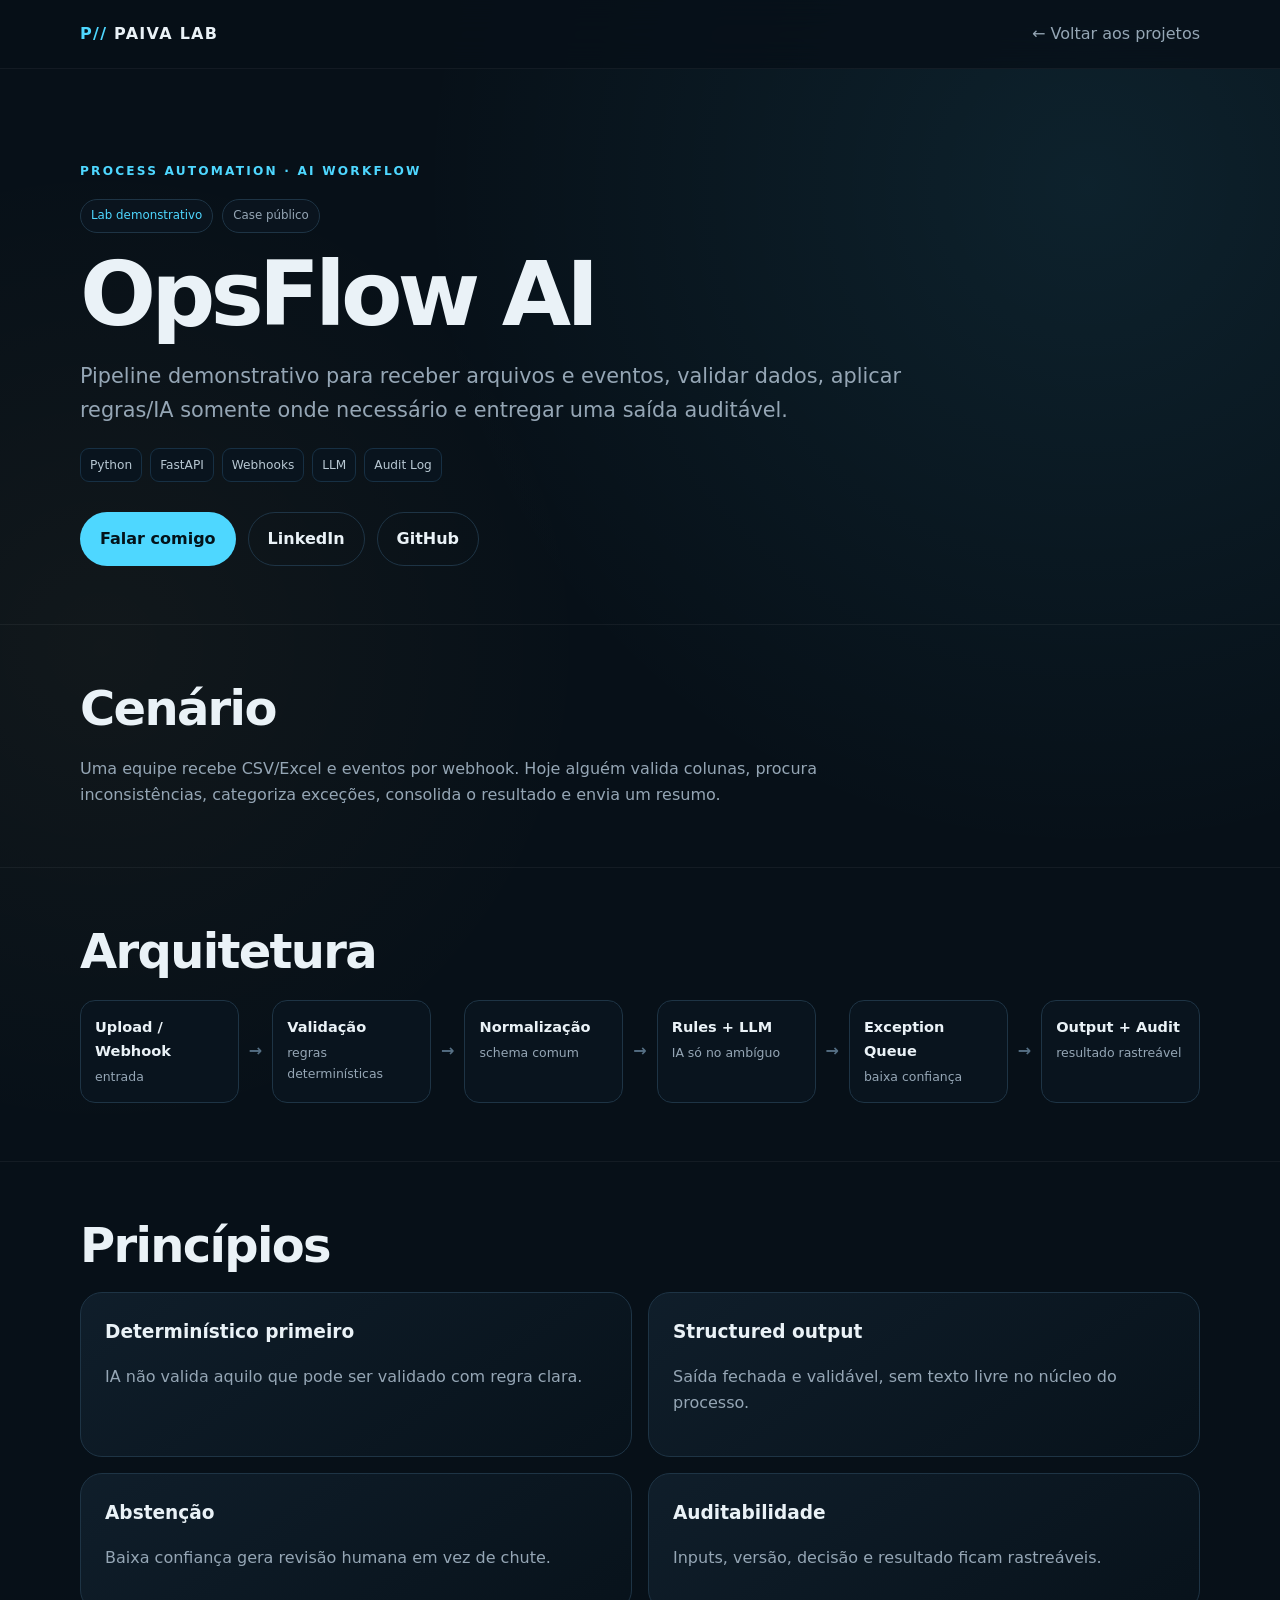
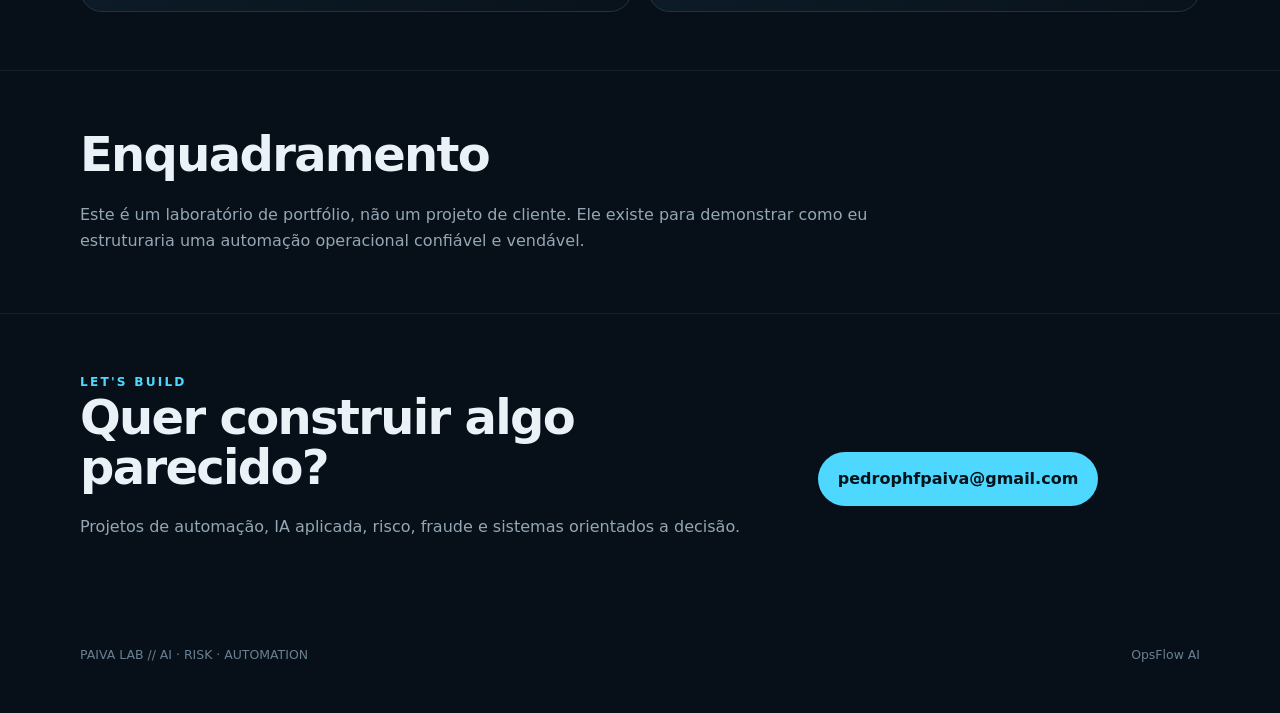
<file: projects/opsflow-ai/index.html>
<!doctype html>
<html lang="pt-BR">
<head>
  <meta charset="utf-8">
  <meta name="viewport" content="width=device-width, initial-scale=1">
  <meta name="description" content="Pipeline demonstrativo para receber arquivos e eventos, validar dados, aplicar regras/IA somente onde necessário e entregar uma saída auditável.">
  <meta name="theme-color" content="#071018">
  <title>OpsFlow AI — Paiva Lab</title>
  <link rel="stylesheet" href="../../project.css">
</head>
<body>
  <header class="topbar">
    <div class="container">
      <a class="brand" href="../../index.html"><span>P//</span> PAIVA LAB</a>
      <a class="back" href="../../index.html#projetos">← Voltar aos projetos</a>
    </div>
  </header>

  <main>
    <section class="hero container">
      <div class="eyebrow">Process Automation · AI Workflow</div>
      <div class="status-row">
        <span class="pill lab">Lab demonstrativo</span>
        <span class="pill">Case público</span>
      </div>
      <h1>OpsFlow AI</h1>
      <p>Pipeline demonstrativo para receber arquivos e eventos, validar dados, aplicar regras/IA somente onde necessário e entregar uma saída auditável.</p>
      <div class="stack"><span>Python</span><span>FastAPI</span><span>Webhooks</span><span>LLM</span><span>Audit Log</span></div>
      <div class="actions">
        <a class="btn primary" href="mailto:pedrophfpaiva@gmail.com">Falar comigo</a>
        <a class="btn secondary" href="https://br.linkedin.com/in/pedro-paiva-82b420205" target="_blank" rel="noopener noreferrer">LinkedIn</a>
        <a class="btn secondary" href="https://github.com/paivainvest3-jpg" target="_blank" rel="noopener noreferrer">GitHub</a>
      </div>
    </section>
    <section class="section"><div class="container"><h2>Cenário</h2><div class="lead">Uma equipe recebe CSV/Excel e eventos por webhook. Hoje alguém valida colunas, procura inconsistências, categoriza exceções, consolida o resultado e envia um resumo.</div></div></section><section class="section"><div class="container"><h2>Arquitetura</h2><div class="flow"><div class="node"><strong>Upload / Webhook</strong><span>entrada</span></div>
<div class="arrow">→</div>
<div class="node"><strong>Validação</strong><span>regras determinísticas</span></div>
<div class="arrow">→</div>
<div class="node"><strong>Normalização</strong><span>schema comum</span></div>
<div class="arrow">→</div>
<div class="node"><strong>Rules + LLM</strong><span>IA só no ambíguo</span></div>
<div class="arrow">→</div>
<div class="node"><strong>Exception Queue</strong><span>baixa confiança</span></div>
<div class="arrow">→</div>
<div class="node"><strong>Output + Audit</strong><span>resultado rastreável</span></div></div></div></section><section class="section"><div class="container"><h2>Princípios</h2><div class="grid-2"><article class="card"><h3>Determinístico primeiro</h3><p>IA não valida aquilo que pode ser validado com regra clara.</p></article>
<article class="card"><h3>Structured output</h3><p>Saída fechada e validável, sem texto livre no núcleo do processo.</p></article>
<article class="card"><h3>Abstenção</h3><p>Baixa confiança gera revisão humana em vez de chute.</p></article>
<article class="card"><h3>Auditabilidade</h3><p>Inputs, versão, decisão e resultado ficam rastreáveis.</p></article></div></div></section><section class="section"><div class="container"><h2>Enquadramento</h2><div class="lead">Este é um laboratório de portfólio, não um projeto de cliente. Ele existe para demonstrar como eu estruturaria uma automação operacional confiável e vendável.</div></div></section>

    <section class="section">
      <div class="container cta">
        <div>
          <div class="eyebrow">LET'S BUILD</div>
          <h2>Quer construir algo parecido?</h2>
          <p>Projetos de automação, IA aplicada, risco, fraude e sistemas orientados a decisão.</p>
        </div>
        <div class="actions">
          <a class="btn primary" href="mailto:pedrophfpaiva@gmail.com">pedrophfpaiva@gmail.com</a>
        </div>
      </div>
    </section>
  </main>

  <footer class="container footer">
    <span>PAIVA LAB // AI · RISK · AUTOMATION</span>
    <span>OpsFlow AI</span>
  </footer>
</body>
</html>
</file>
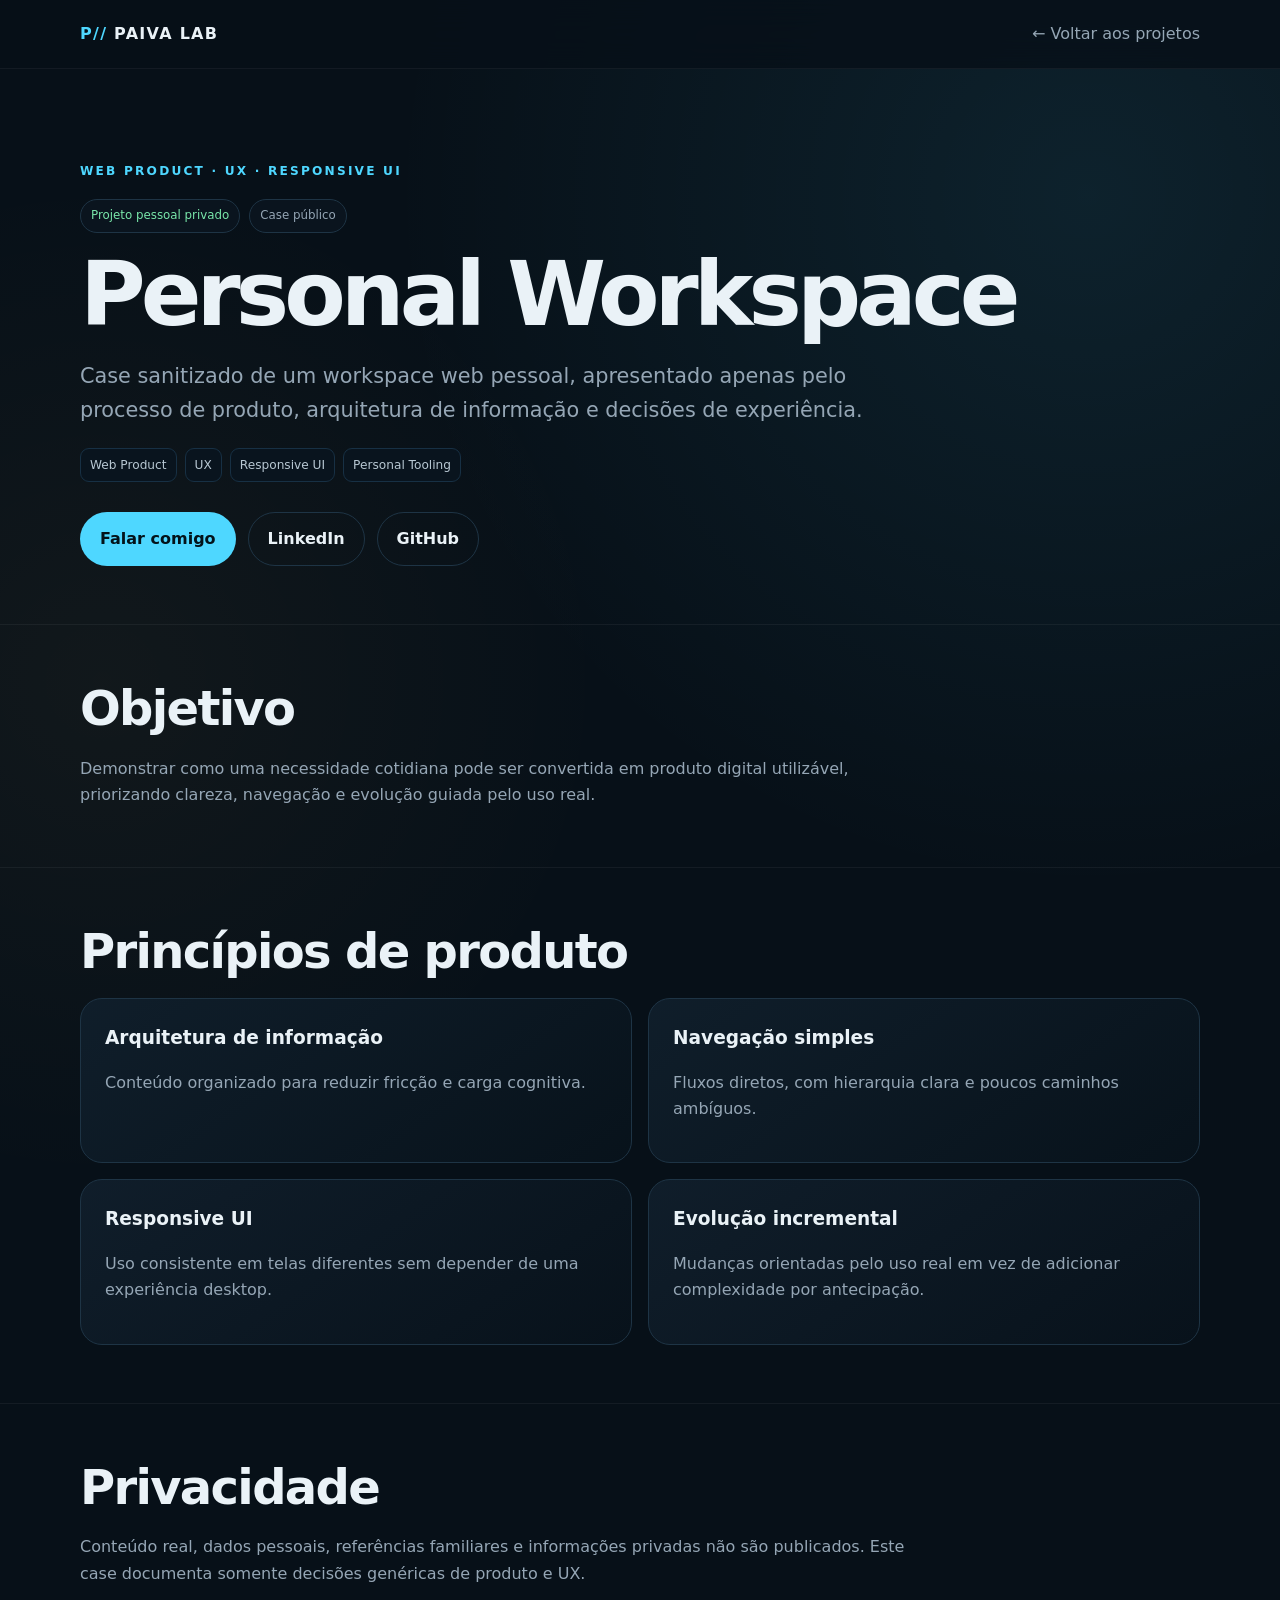
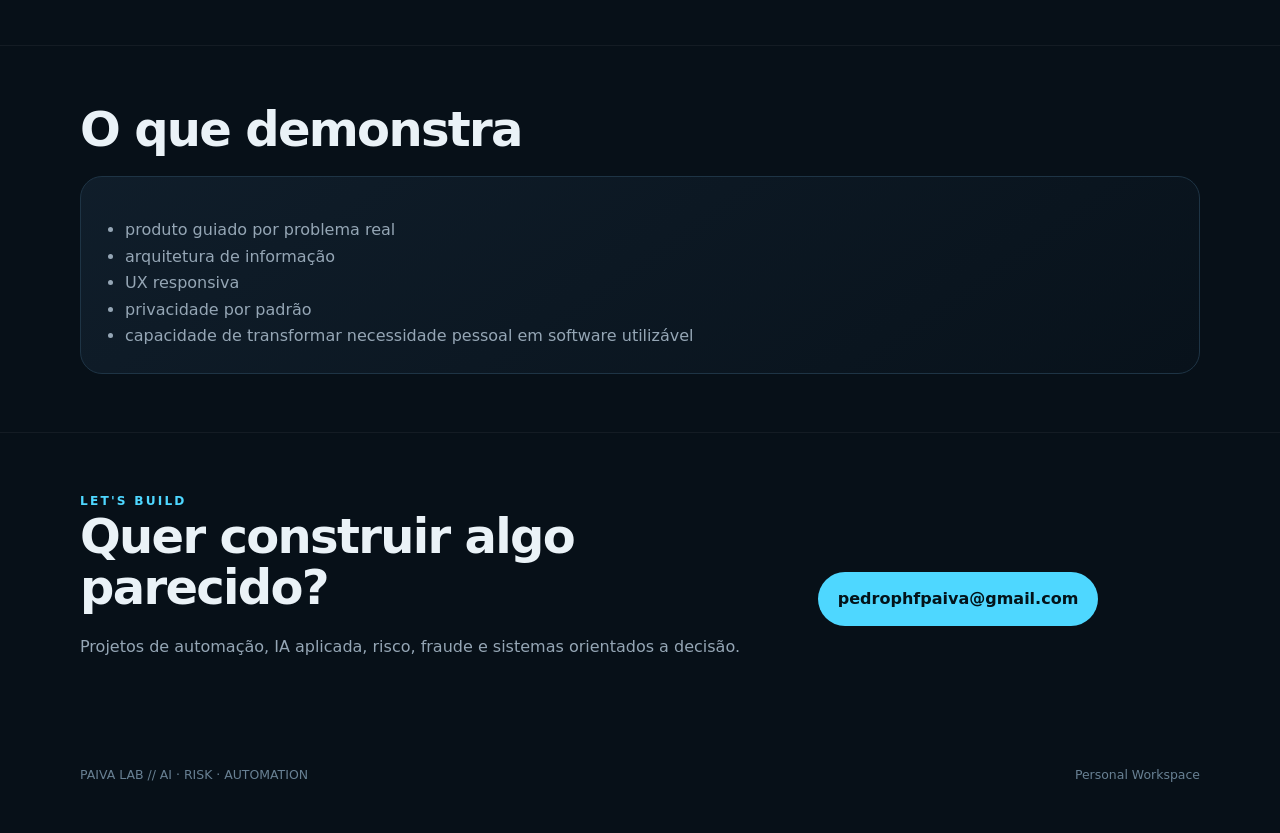
<file: projects/personal-workspace/index.html>
<!doctype html>
<html lang="pt-BR">
<head>
  <meta charset="utf-8">
  <meta name="viewport" content="width=device-width, initial-scale=1">
  <meta name="description" content="Case sanitizado de um workspace web pessoal, apresentado apenas pelo processo de produto, arquitetura de informação e decisões de experiência.">
  <meta name="theme-color" content="#071018">
  <title>Personal Workspace — Paiva Lab</title>
  <link rel="stylesheet" href="../../project.css">
</head>
<body>
  <header class="topbar">
    <div class="container">
      <a class="brand" href="../../index.html"><span>P//</span> PAIVA LAB</a>
      <a class="back" href="../../index.html#projetos">← Voltar aos projetos</a>
    </div>
  </header>

  <main>
    <section class="hero container">
      <div class="eyebrow">Web Product · UX · Responsive UI</div>
      <div class="status-row">
        <span class="pill real">Projeto pessoal privado</span>
        <span class="pill">Case público</span>
      </div>
      <h1>Personal Workspace</h1>
      <p>Case sanitizado de um workspace web pessoal, apresentado apenas pelo processo de produto, arquitetura de informação e decisões de experiência.</p>
      <div class="stack"><span>Web Product</span><span>UX</span><span>Responsive UI</span><span>Personal Tooling</span></div>
      <div class="actions">
        <a class="btn primary" href="mailto:pedrophfpaiva@gmail.com">Falar comigo</a>
        <a class="btn secondary" href="https://br.linkedin.com/in/pedro-paiva-82b420205" target="_blank" rel="noopener noreferrer">LinkedIn</a>
        <a class="btn secondary" href="https://github.com/paivainvest3-jpg" target="_blank" rel="noopener noreferrer">GitHub</a>
      </div>
    </section>
    <section class="section"><div class="container"><h2>Objetivo</h2><div class="lead">Demonstrar como uma necessidade cotidiana pode ser convertida em produto digital utilizável, priorizando clareza, navegação e evolução guiada pelo uso real.</div></div></section><section class="section"><div class="container"><h2>Princípios de produto</h2><div class="grid-2"><article class="card"><h3>Arquitetura de informação</h3><p>Conteúdo organizado para reduzir fricção e carga cognitiva.</p></article>
<article class="card"><h3>Navegação simples</h3><p>Fluxos diretos, com hierarquia clara e poucos caminhos ambíguos.</p></article>
<article class="card"><h3>Responsive UI</h3><p>Uso consistente em telas diferentes sem depender de uma experiência desktop.</p></article>
<article class="card"><h3>Evolução incremental</h3><p>Mudanças orientadas pelo uso real em vez de adicionar complexidade por antecipação.</p></article></div></div></section><section class="section"><div class="container"><h2>Privacidade</h2><div class="lead">Conteúdo real, dados pessoais, referências familiares e informações privadas não são publicados. Este case documenta somente decisões genéricas de produto e UX.</div></div></section><section class="section"><div class="container"><h2>O que demonstra</h2><div class="card"><ul><li>produto guiado por problema real</li><li>arquitetura de informação</li><li>UX responsiva</li><li>privacidade por padrão</li><li>capacidade de transformar necessidade pessoal em software utilizável</li></ul></div></div></section>

    <section class="section">
      <div class="container cta">
        <div>
          <div class="eyebrow">LET'S BUILD</div>
          <h2>Quer construir algo parecido?</h2>
          <p>Projetos de automação, IA aplicada, risco, fraude e sistemas orientados a decisão.</p>
        </div>
        <div class="actions">
          <a class="btn primary" href="mailto:pedrophfpaiva@gmail.com">pedrophfpaiva@gmail.com</a>
        </div>
      </div>
    </section>
  </main>

  <footer class="container footer">
    <span>PAIVA LAB // AI · RISK · AUTOMATION</span>
    <span>Personal Workspace</span>
  </footer>
</body>
</html>
</file>
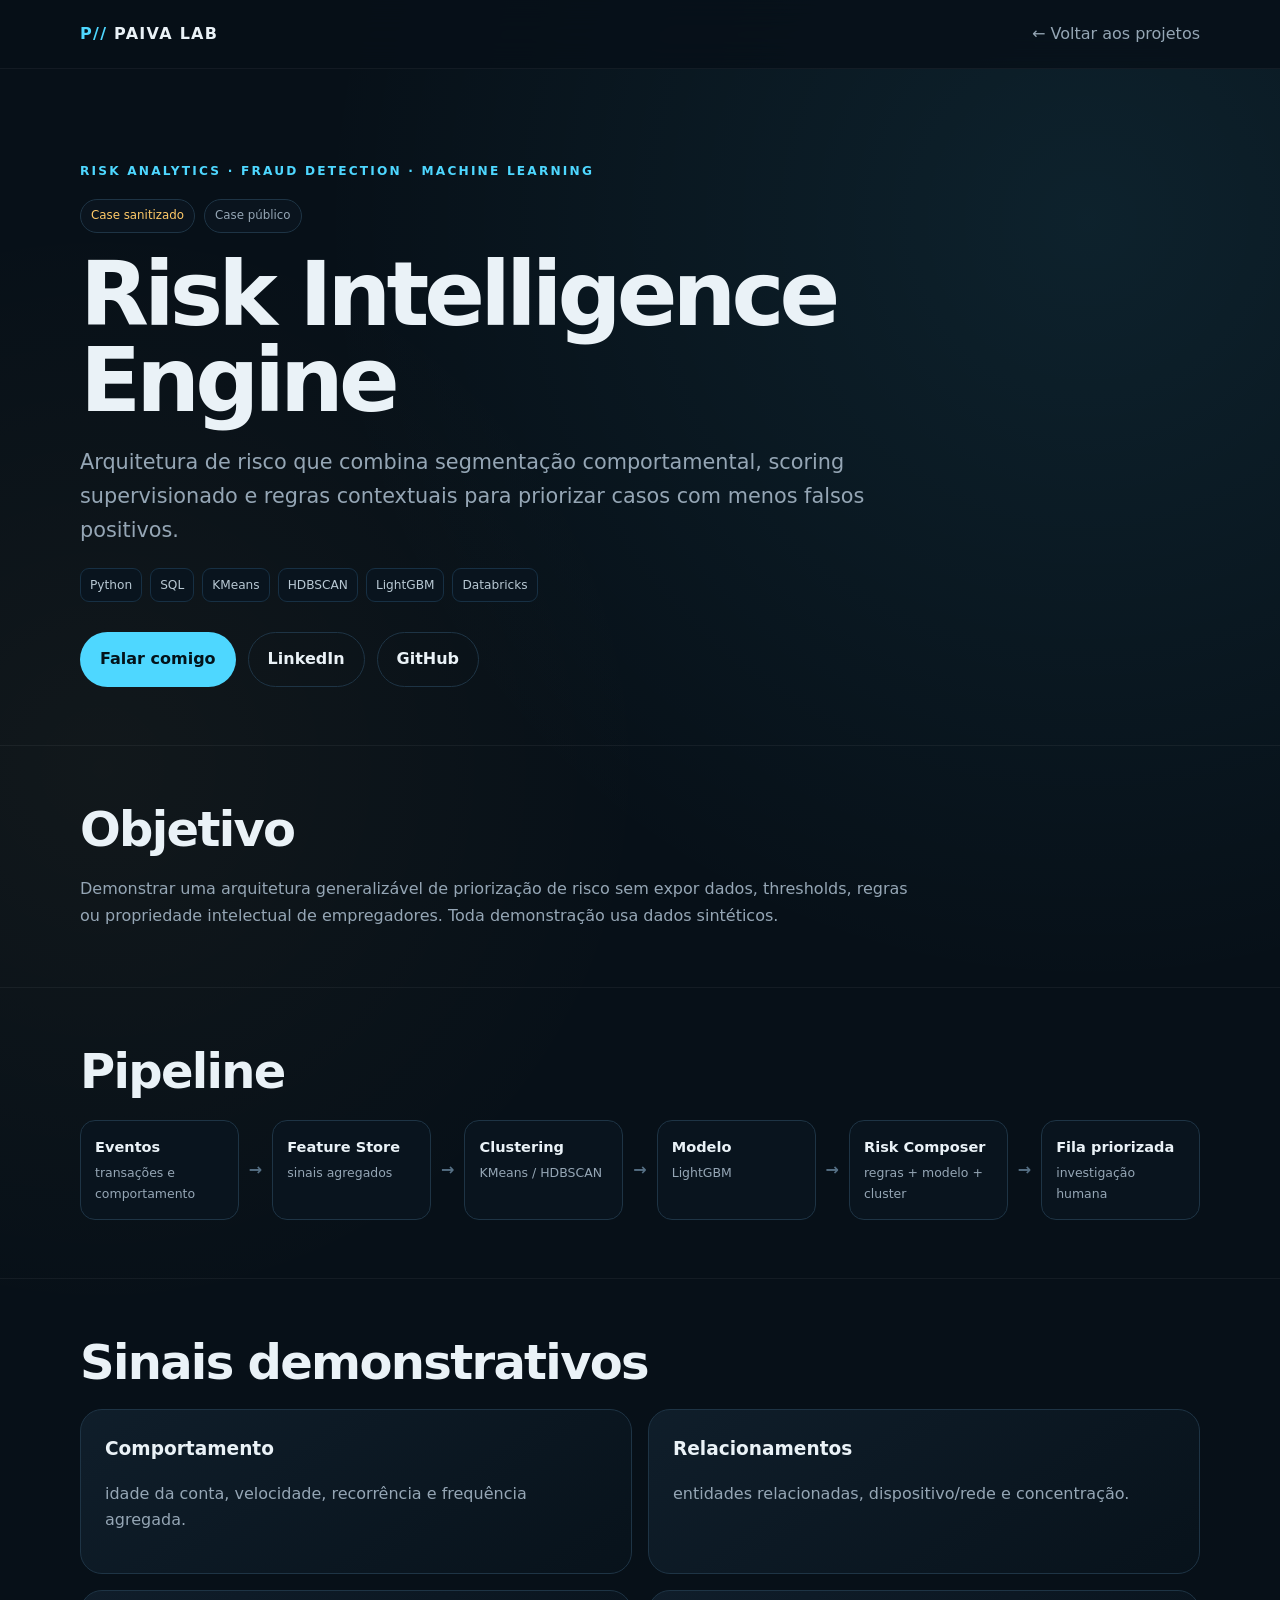
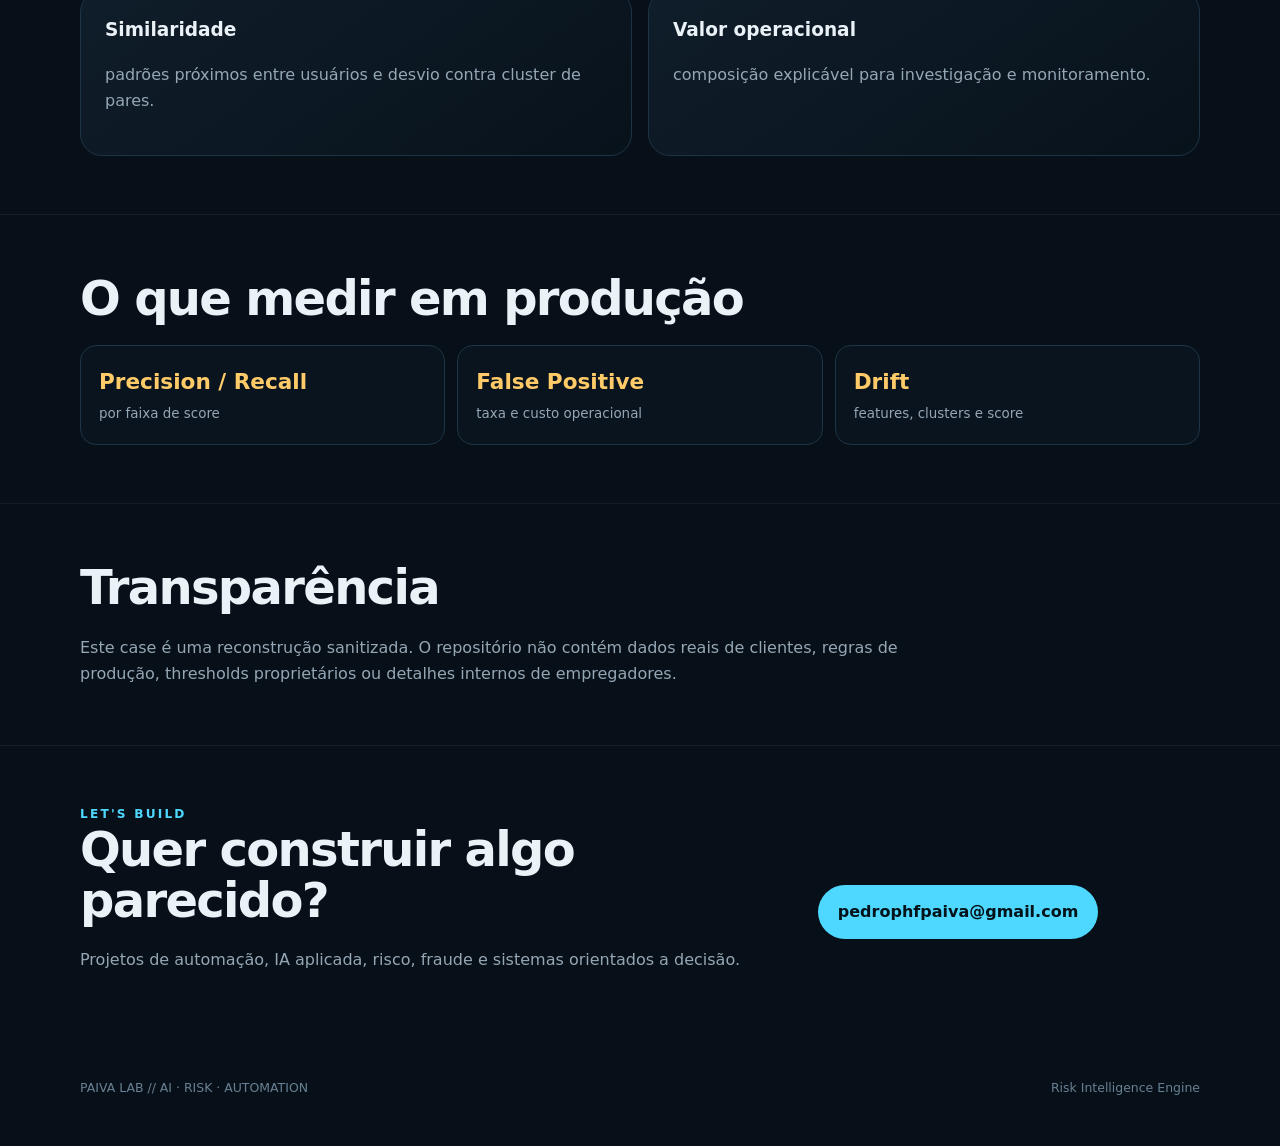
<file: projects/risk-intelligence/index.html>
<!doctype html>
<html lang="pt-BR">
<head>
  <meta charset="utf-8">
  <meta name="viewport" content="width=device-width, initial-scale=1">
  <meta name="description" content="Arquitetura de risco que combina segmentação comportamental, scoring supervisionado e regras contextuais para priorizar casos com menos falsos positivos.">
  <meta name="theme-color" content="#071018">
  <title>Risk Intelligence Engine — Paiva Lab</title>
  <link rel="stylesheet" href="../../project.css">
</head>
<body>
  <header class="topbar">
    <div class="container">
      <a class="brand" href="../../index.html"><span>P//</span> PAIVA LAB</a>
      <a class="back" href="../../index.html#projetos">← Voltar aos projetos</a>
    </div>
  </header>

  <main>
    <section class="hero container">
      <div class="eyebrow">Risk Analytics · Fraud Detection · Machine Learning</div>
      <div class="status-row">
        <span class="pill sanitized">Case sanitizado</span>
        <span class="pill">Case público</span>
      </div>
      <h1>Risk Intelligence Engine</h1>
      <p>Arquitetura de risco que combina segmentação comportamental, scoring supervisionado e regras contextuais para priorizar casos com menos falsos positivos.</p>
      <div class="stack"><span>Python</span><span>SQL</span><span>KMeans</span><span>HDBSCAN</span><span>LightGBM</span><span>Databricks</span></div>
      <div class="actions">
        <a class="btn primary" href="mailto:pedrophfpaiva@gmail.com">Falar comigo</a>
        <a class="btn secondary" href="https://br.linkedin.com/in/pedro-paiva-82b420205" target="_blank" rel="noopener noreferrer">LinkedIn</a>
        <a class="btn secondary" href="https://github.com/paivainvest3-jpg" target="_blank" rel="noopener noreferrer">GitHub</a>
      </div>
    </section>
    <section class="section"><div class="container"><h2>Objetivo</h2><div class="lead">Demonstrar uma arquitetura generalizável de priorização de risco sem expor dados, thresholds, regras ou propriedade intelectual de empregadores. Toda demonstração usa dados sintéticos.</div></div></section><section class="section"><div class="container"><h2>Pipeline</h2><div class="flow"><div class="node"><strong>Eventos</strong><span>transações e comportamento</span></div>
<div class="arrow">→</div>
<div class="node"><strong>Feature Store</strong><span>sinais agregados</span></div>
<div class="arrow">→</div>
<div class="node"><strong>Clustering</strong><span>KMeans / HDBSCAN</span></div>
<div class="arrow">→</div>
<div class="node"><strong>Modelo</strong><span>LightGBM</span></div>
<div class="arrow">→</div>
<div class="node"><strong>Risk Composer</strong><span>regras + modelo + cluster</span></div>
<div class="arrow">→</div>
<div class="node"><strong>Fila priorizada</strong><span>investigação humana</span></div></div></div></section><section class="section"><div class="container"><h2>Sinais demonstrativos</h2><div class="grid-2"><article class="card"><h3>Comportamento</h3><p>idade da conta, velocidade, recorrência e frequência agregada.</p></article>
<article class="card"><h3>Relacionamentos</h3><p>entidades relacionadas, dispositivo/rede e concentração.</p></article>
<article class="card"><h3>Similaridade</h3><p>padrões próximos entre usuários e desvio contra cluster de pares.</p></article>
<article class="card"><h3>Valor operacional</h3><p>composição explicável para investigação e monitoramento.</p></article></div></div></section><section class="section"><div class="container"><h2>O que medir em produção</h2><div class="metric-grid"><div class="metric"><strong>Precision / Recall</strong><span>por faixa de score</span></div><div class="metric"><strong>False Positive</strong><span>taxa e custo operacional</span></div><div class="metric"><strong>Drift</strong><span>features, clusters e score</span></div></div></div></section><section class="section"><div class="container"><h2>Transparência</h2><div class="lead">Este case é uma reconstrução sanitizada. O repositório não contém dados reais de clientes, regras de produção, thresholds proprietários ou detalhes internos de empregadores.</div></div></section>

    <section class="section">
      <div class="container cta">
        <div>
          <div class="eyebrow">LET'S BUILD</div>
          <h2>Quer construir algo parecido?</h2>
          <p>Projetos de automação, IA aplicada, risco, fraude e sistemas orientados a decisão.</p>
        </div>
        <div class="actions">
          <a class="btn primary" href="mailto:pedrophfpaiva@gmail.com">pedrophfpaiva@gmail.com</a>
        </div>
      </div>
    </section>
  </main>

  <footer class="container footer">
    <span>PAIVA LAB // AI · RISK · AUTOMATION</span>
    <span>Risk Intelligence Engine</span>
  </footer>
</body>
</html>
</file>
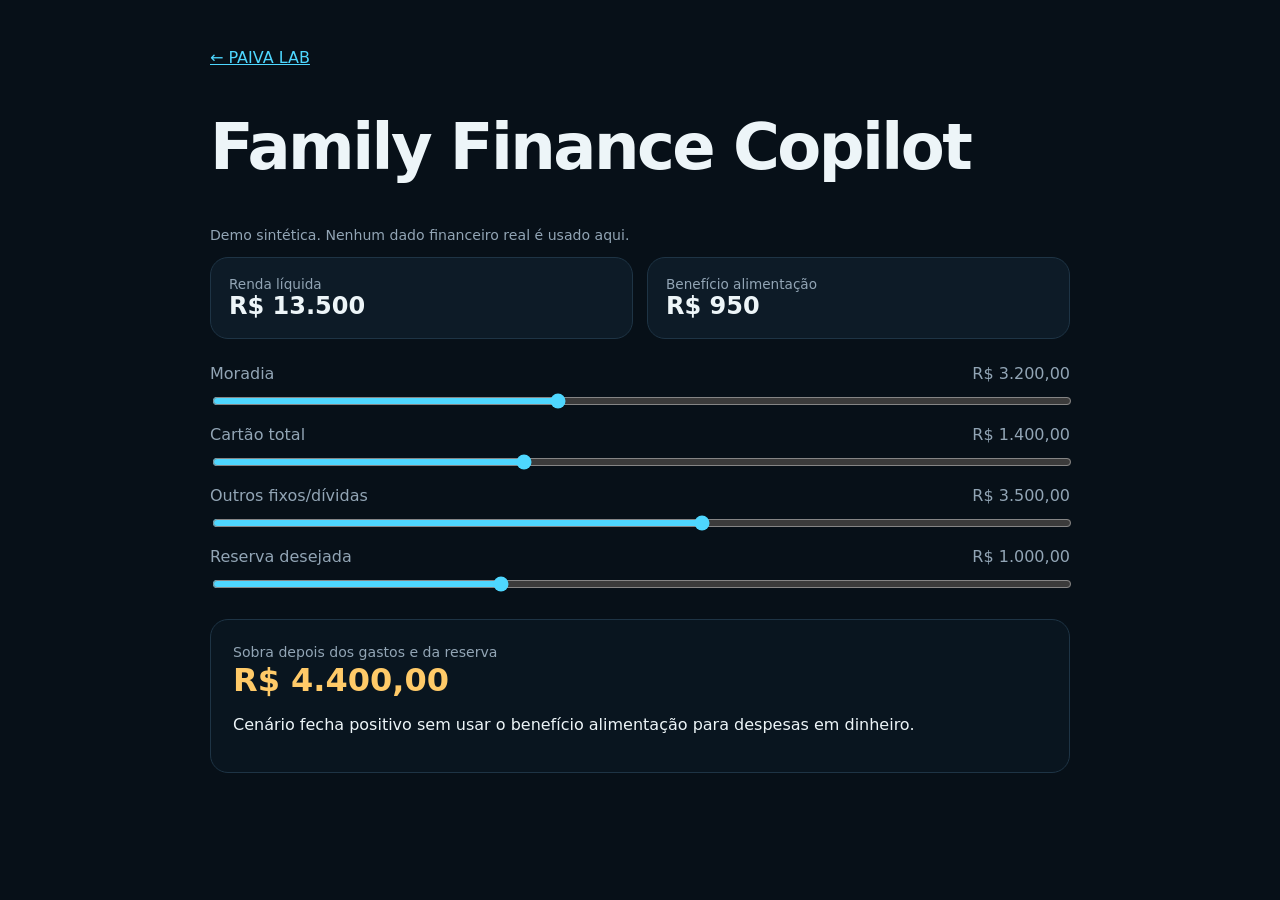
<file: projects/finance-ai/demo.html>
<!doctype html><html lang="pt-BR"><head><meta charset="utf-8"><meta name="viewport" content="width=device-width,initial-scale=1"><title>Finance Copilot Demo</title><style>
:root{color-scheme:dark;--b:#071018;--p:#0d1b27;--l:#1e3445;--t:#edf5f8;--m:#92a5b5;--c:#4ed7ff;--a:#ffca68}*{box-sizing:border-box}body{margin:0;background:var(--b);color:var(--t);font-family:system-ui,sans-serif}.w{max-width:900px;margin:auto;padding:32px 20px}a{color:var(--c)}h1{font-size:clamp(2rem,6vw,4rem);letter-spacing:-.04em}.grid{display:grid;grid-template-columns:1fr 1fr;gap:14px}.card{border:1px solid var(--l);background:var(--p);padding:18px;border-radius:18px}.card strong{font-size:1.5rem}.card span{display:block;color:var(--m);font-size:.85rem}.controls{margin:25px 0;display:grid;gap:14px}.controls label{display:grid;grid-template-columns:1fr auto;gap:8px;color:var(--m)}input{grid-column:1/-1;width:100%;accent-color:var(--c)}.result{border:1px solid var(--l);padding:22px;border-radius:18px;background:#09151f}.result b{color:var(--a);font-size:2rem}.note{color:var(--m);font-size:.88rem}@media(max-width:650px){.grid{grid-template-columns:1fr}}
</style></head><body><main class="w"><p><a href="../../index.html">← PAIVA LAB</a></p><h1>Family Finance Copilot</h1><p class="note">Demo sintética. Nenhum dado financeiro real é usado aqui.</p><div class="grid"><div class="card"><span>Renda líquida</span><strong>R$ 13.500</strong></div><div class="card"><span>Benefício alimentação</span><strong>R$ 950</strong></div></div><div class="controls"><label>Moradia <output id="homeO"></output><input id="home" type="range" min="2000" max="5000" step="50" value="3200"></label><label>Cartão total <output id="cardO"></output><input id="card" type="range" min="500" max="3000" step="50" value="1400"></label><label>Outros fixos/dívidas <output id="fixedO"></output><input id="fixed" type="range" min="1500" max="5000" step="50" value="3500"></label><label>Reserva desejada <output id="reserveO"></output><input id="reserve" type="range" min="0" max="3000" step="100" value="1000"></label></div><section class="result"><span class="note">Sobra depois dos gastos e da reserva</span><br><b id="free"></b><p id="msg"></p></section></main><script>
const ids=['home','card','fixed','reserve'];const money=n=>n.toLocaleString('pt-BR',{style:'currency',currency:'BRL'});function calc(){ids.forEach(id=>document.getElementById(id+'O').textContent=money(+document.getElementById(id).value));const income=13500;const total=ids.slice(0,3).reduce((s,id)=>s+(+document.getElementById(id).value),0);const reserve=+document.getElementById('reserve').value;const free=income-total-reserve;document.getElementById('free').textContent=money(free);document.getElementById('msg').textContent=free>=0?'Cenário fecha positivo sem usar o benefício alimentação para despesas em dinheiro.':'Cenário estoura o caixa: reduza custo variável, reserva ou renegocie compromissos.';}ids.forEach(id=>document.getElementById(id).addEventListener('input',calc));calc();
</script></body></html>
</file>
<file: styles.css>
:root{--bg:#071018;--panel:#0c1722;--panel2:#101e2b;--text:#eaf2f7;--muted:#95a6b5;--line:#1e3445;--cyan:#4ed7ff;--amber:#ffca68;--green:#79e7aa;--red:#ff7b7b;--radius:22px;--max:1180px}*{box-sizing:border-box}html{scroll-behavior:smooth}body{margin:0;background:radial-gradient(circle at 85% 10%,rgba(78,215,255,.08),transparent 30%),var(--bg);color:var(--text);font-family:Inter,ui-sans-serif,system-ui,-apple-system,BlinkMacSystemFont,"Segoe UI",sans-serif;line-height:1.55}.noise{position:fixed;inset:0;pointer-events:none;opacity:.035;background-image:url("data:image/svg+xml,%3Csvg viewBox='0 0 180 180' xmlns='http://www.w3.org/2000/svg'%3E%3Cfilter id='n'%3E%3CfeTurbulence type='fractalNoise' baseFrequency='.9' numOctaves='4' stitchTiles='stitch'/%3E%3C/filter%3E%3Crect width='100%25' height='100%25' filter='url(%23n)' opacity='.5'/%3E%3C/svg%3E")}.container{width:min(var(--max),calc(100% - 40px));margin:auto}.nav-wrap{position:sticky;top:0;z-index:20;background:rgba(7,16,24,.78);backdrop-filter:blur(16px);border-bottom:1px solid rgba(255,255,255,.05)}.nav{height:68px;display:flex;align-items:center;justify-content:space-between}.brand{display:flex;gap:10px;align-items:center;color:var(--text);font-weight:800;letter-spacing:.08em;text-decoration:none}.brand-mark{color:var(--cyan)}.nav-links{display:flex;gap:24px}.nav-links a{color:var(--muted);text-decoration:none;font-size:.92rem}.nav-links a:hover{color:var(--text)}.hero{padding:110px 0 72px}.eyebrow,.kicker{font-size:.75rem;letter-spacing:.18em;color:var(--cyan);font-weight:800}.hero h1{font-size:clamp(3rem,7vw,6.7rem);line-height:.96;letter-spacing:-.055em;max-width:1100px;margin:20px 0}.hero h1 span{color:var(--amber)}.lead{font-size:clamp(1.05rem,2vw,1.35rem);max-width:800px;color:var(--muted)}.hero-actions{display:flex;gap:12px;margin:34px 0 54px}.btn{display:inline-flex;align-items:center;justify-content:center;border-radius:999px;padding:13px 20px;text-decoration:none;font-weight:750;border:1px solid var(--line);cursor:pointer;font:inherit}.primary{background:var(--cyan);color:#03131a;border-color:transparent}.secondary{background:transparent;color:var(--text)}.proof-grid{display:grid;grid-template-columns:repeat(4,1fr);gap:12px}.proof-grid div{padding:18px;border:1px solid var(--line);background:rgba(12,23,34,.7);border-radius:16px}.proof-grid strong,.proof-grid span{display:block}.proof-grid span{font-size:.86rem;color:var(--muted);margin-top:5px}.section{padding:84px 0}.alt{background:rgba(13,27,39,.55);border-block:1px solid rgba(255,255,255,.045)}.section-head{display:grid;grid-template-columns:1.4fr .9fr;gap:40px;align-items:end;margin-bottom:34px}.section h2{font-size:clamp(2rem,4vw,3.7rem);line-height:1.04;letter-spacing:-.04em;margin:10px 0 0}.section-head p{color:var(--muted);margin:0}.project-grid{display:grid;grid-template-columns:repeat(2,1fr);gap:16px}.project-card{background:linear-gradient(145deg,rgba(16,30,43,.98),rgba(9,19,29,.98));border:1px solid var(--line);border-radius:var(--radius);padding:26px;min-height:310px}.project-card.featured{min-height:370px}.card-top{display:flex;justify-content:space-between;align-items:center}.tag{font-size:.72rem;padding:5px 9px;border-radius:999px;border:1px solid var(--line);color:var(--muted)}.tag.real{color:var(--green)}.tag.sanitized{color:var(--amber)}.tag.lab{color:var(--cyan)}.num{font-size:.76rem;color:#587087}.project-card h3{font-size:1.8rem;margin:30px 0 10px}.project-card>p{color:var(--muted)}.stack{display:flex;gap:7px;flex-wrap:wrap;margin:22px 0}.stack span{background:#09141e;border:1px solid #173044;padding:5px 8px;border-radius:8px;font-size:.76rem;color:#afc0cd}.project-card details{border-top:1px solid var(--line);padding-top:14px}.project-card summary{cursor:pointer;font-weight:700;color:#c9d8e2}.details-body{color:var(--muted);font-size:.94rem}.details-body a{color:var(--cyan)}.lab-grid{display:grid;grid-template-columns:1.15fr .85fr;gap:60px;align-items:center}.form-grid{display:grid;grid-template-columns:1fr 1fr;gap:16px;margin-top:28px}.form-grid label{display:grid;grid-template-columns:1fr auto;gap:8px;color:var(--muted);font-size:.88rem}.form-grid input{grid-column:1/-1;width:100%;accent-color:var(--cyan)}.form-grid output{color:var(--text);font-weight:700}.score-panel{border:1px solid var(--line);border-radius:var(--radius);padding:30px;background:#07121c}.score-ring{width:170px;height:170px;border-radius:50%;display:flex;align-items:center;justify-content:center;margin-bottom:24px;background:conic-gradient(var(--cyan) 0deg,#152534 0deg);position:relative;font-size:3.3rem;font-weight:850}.score-ring:after{content:"";position:absolute;inset:13px;border-radius:50%;background:#07121c;z-index:0}.score-ring span,.score-ring small{z-index:1}.score-ring small{font-size:.8rem;color:var(--muted);align-self:center;margin-top:35px}.risk-label{display:inline-block;padding:6px 11px;border-radius:999px;background:#153027;color:var(--green);font-weight:800}.score-panel p{color:var(--muted)}.signal-bars{display:grid;gap:8px}.bar{height:7px;border-radius:999px;background:#172a39;overflow:hidden}.bar i{display:block;height:100%;background:var(--cyan);border-radius:inherit}.service-grid{display:grid;grid-template-columns:repeat(4,1fr);gap:12px}.service-grid article{padding:22px;border:1px solid var(--line);border-radius:18px;background:var(--panel)}.service-grid article>span{font-size:.72rem;color:var(--cyan)}.service-grid h3{font-size:1.2rem}.service-grid p{color:var(--muted);min-height:72px}.service-grid strong{color:var(--amber)}.fineprint{color:var(--muted);font-size:.8rem;margin-top:18px}.contact{display:grid;grid-template-columns:1.25fr .75fr;gap:40px;align-items:center}.contact p{color:var(--muted)}.contact-actions{display:flex;flex-direction:column;gap:10px;align-items:stretch}.footer{display:flex;justify-content:space-between;padding:30px 0 48px;color:#688093;font-size:.78rem;border-top:1px solid rgba(255,255,255,.05)}@media(max-width:850px){.nav-links{display:none}.hero{padding-top:70px}.proof-grid,.service-grid{grid-template-columns:1fr 1fr}.section-head,.lab-grid,.contact{grid-template-columns:1fr}.project-grid{grid-template-columns:1fr}.form-grid{grid-template-columns:1fr}.footer{flex-direction:column;gap:8px}}@media(max-width:520px){.container{width:min(var(--max),calc(100% - 26px))}.proof-grid,.service-grid{grid-template-columns:1fr}.hero-actions{flex-direction:column}.btn{width:100%}.hero h1{font-size:3.2rem}.section{padding:64px 0}}
</file>
<file: project.css>
:root{
  --bg:#071018;--panel:#0c1722;--panel2:#101e2b;--text:#eaf2f7;--muted:#95a6b5;
  --line:#1e3445;--cyan:#4ed7ff;--amber:#ffca68;--green:#79e7aa;--red:#ff7b7b;
  --radius:22px;--max:1120px
}
*{box-sizing:border-box}
html{scroll-behavior:smooth}
body{
  margin:0;background:
  radial-gradient(circle at 85% 8%,rgba(78,215,255,.09),transparent 28%),
  radial-gradient(circle at 8% 28%,rgba(255,202,104,.045),transparent 24%),
  var(--bg);
  color:var(--text);font-family:Inter,ui-sans-serif,system-ui,-apple-system,BlinkMacSystemFont,"Segoe UI",sans-serif;
  line-height:1.65
}
a{color:inherit}
.container{width:min(var(--max),calc(100% - 40px));margin:auto}
.topbar{
  position:sticky;top:0;z-index:20;background:rgba(7,16,24,.8);backdrop-filter:blur(16px);
  border-bottom:1px solid rgba(255,255,255,.05)
}
.topbar .container{height:68px;display:flex;align-items:center;justify-content:space-between;gap:20px}
.brand{font-weight:850;letter-spacing:.08em;text-decoration:none}.brand span{color:var(--cyan)}
.back{color:var(--muted);text-decoration:none}.back:hover{color:var(--text)}
.hero{padding:92px 0 58px}
.eyebrow{font-size:.76rem;letter-spacing:.18em;color:var(--cyan);font-weight:850;text-transform:uppercase}
.status-row{display:flex;gap:9px;flex-wrap:wrap;margin:18px 0}
.pill{font-size:.74rem;padding:6px 10px;border:1px solid var(--line);border-radius:999px;color:var(--muted);background:rgba(12,23,34,.62)}
.pill.real{color:var(--green)}.pill.sanitized{color:var(--amber)}.pill.lab{color:var(--cyan)}
h1{font-size:clamp(3rem,7vw,6rem);line-height:.96;letter-spacing:-.055em;margin:16px 0 22px;max-width:980px}
.hero p{font-size:clamp(1.05rem,2vw,1.3rem);color:var(--muted);max-width:830px}
.actions{display:flex;gap:12px;flex-wrap:wrap;margin-top:30px}
.btn{display:inline-flex;align-items:center;justify-content:center;padding:13px 19px;border-radius:999px;border:1px solid var(--line);text-decoration:none;font-weight:800}
.btn.primary{background:var(--cyan);color:#03131a;border-color:transparent}
.btn.secondary{background:transparent}
.section{padding:58px 0;border-top:1px solid rgba(255,255,255,.05)}
.section h2{font-size:clamp(1.8rem,4vw,3rem);line-height:1.05;letter-spacing:-.035em;margin:0 0 22px}
.lead{color:var(--muted);max-width:840px}
.grid-2{display:grid;grid-template-columns:1fr 1fr;gap:16px}
.card{border:1px solid var(--line);border-radius:var(--radius);padding:24px;background:linear-gradient(145deg,rgba(16,30,43,.96),rgba(8,18,27,.96))}
.card h3{margin:0 0 10px;font-size:1.16rem}.card p,.card li{color:var(--muted)}
.card ul{padding-left:20px;margin-bottom:0}
.flow{display:flex;align-items:stretch;gap:10px;flex-wrap:wrap;margin-top:24px}
.node{flex:1 1 130px;min-width:130px;border:1px solid var(--line);border-radius:15px;padding:14px;background:#09141e}
.node strong{display:block;font-size:.91rem}.node span{display:block;color:var(--muted);font-size:.78rem;margin-top:4px}
.arrow{display:flex;align-items:center;color:#567085;font-weight:900}
.stack{display:flex;gap:8px;flex-wrap:wrap;margin-top:20px}
.stack span{border:1px solid #173044;background:#09141e;border-radius:9px;padding:6px 9px;font-size:.76rem;color:#b8c8d3}
.callout{border-left:3px solid var(--cyan);padding:4px 0 4px 18px;color:var(--muted);margin:24px 0}
.metric-grid{display:grid;grid-template-columns:repeat(3,1fr);gap:12px;margin-top:20px}
.metric{border:1px solid var(--line);border-radius:16px;padding:18px;background:rgba(12,23,34,.72)}
.metric strong{display:block;font-size:1.35rem;color:var(--amber)}.metric span{color:var(--muted);font-size:.84rem}
.code{white-space:pre-wrap;overflow:auto;background:#061019;border:1px solid var(--line);border-radius:16px;padding:18px;color:#c8d8e3;font: .86rem/1.55 ui-monospace,SFMono-Regular,Menlo,Consolas,monospace}
.cta{display:grid;grid-template-columns:1.3fr .7fr;gap:28px;align-items:center}
.cta p{color:var(--muted)}
.footer{display:flex;justify-content:space-between;gap:20px;padding:30px 0 48px;color:#688093;font-size:.78rem}
@media(max-width:760px){
  .grid-2,.cta,.metric-grid{grid-template-columns:1fr}
  .hero{padding-top:64px}.topbar .container{height:60px}
  h1{font-size:3rem}.container{width:min(var(--max),calc(100% - 26px))}
  .actions{flex-direction:column}.btn{width:100%}.arrow{display:none}
  .footer{flex-direction:column}
}
</file>
